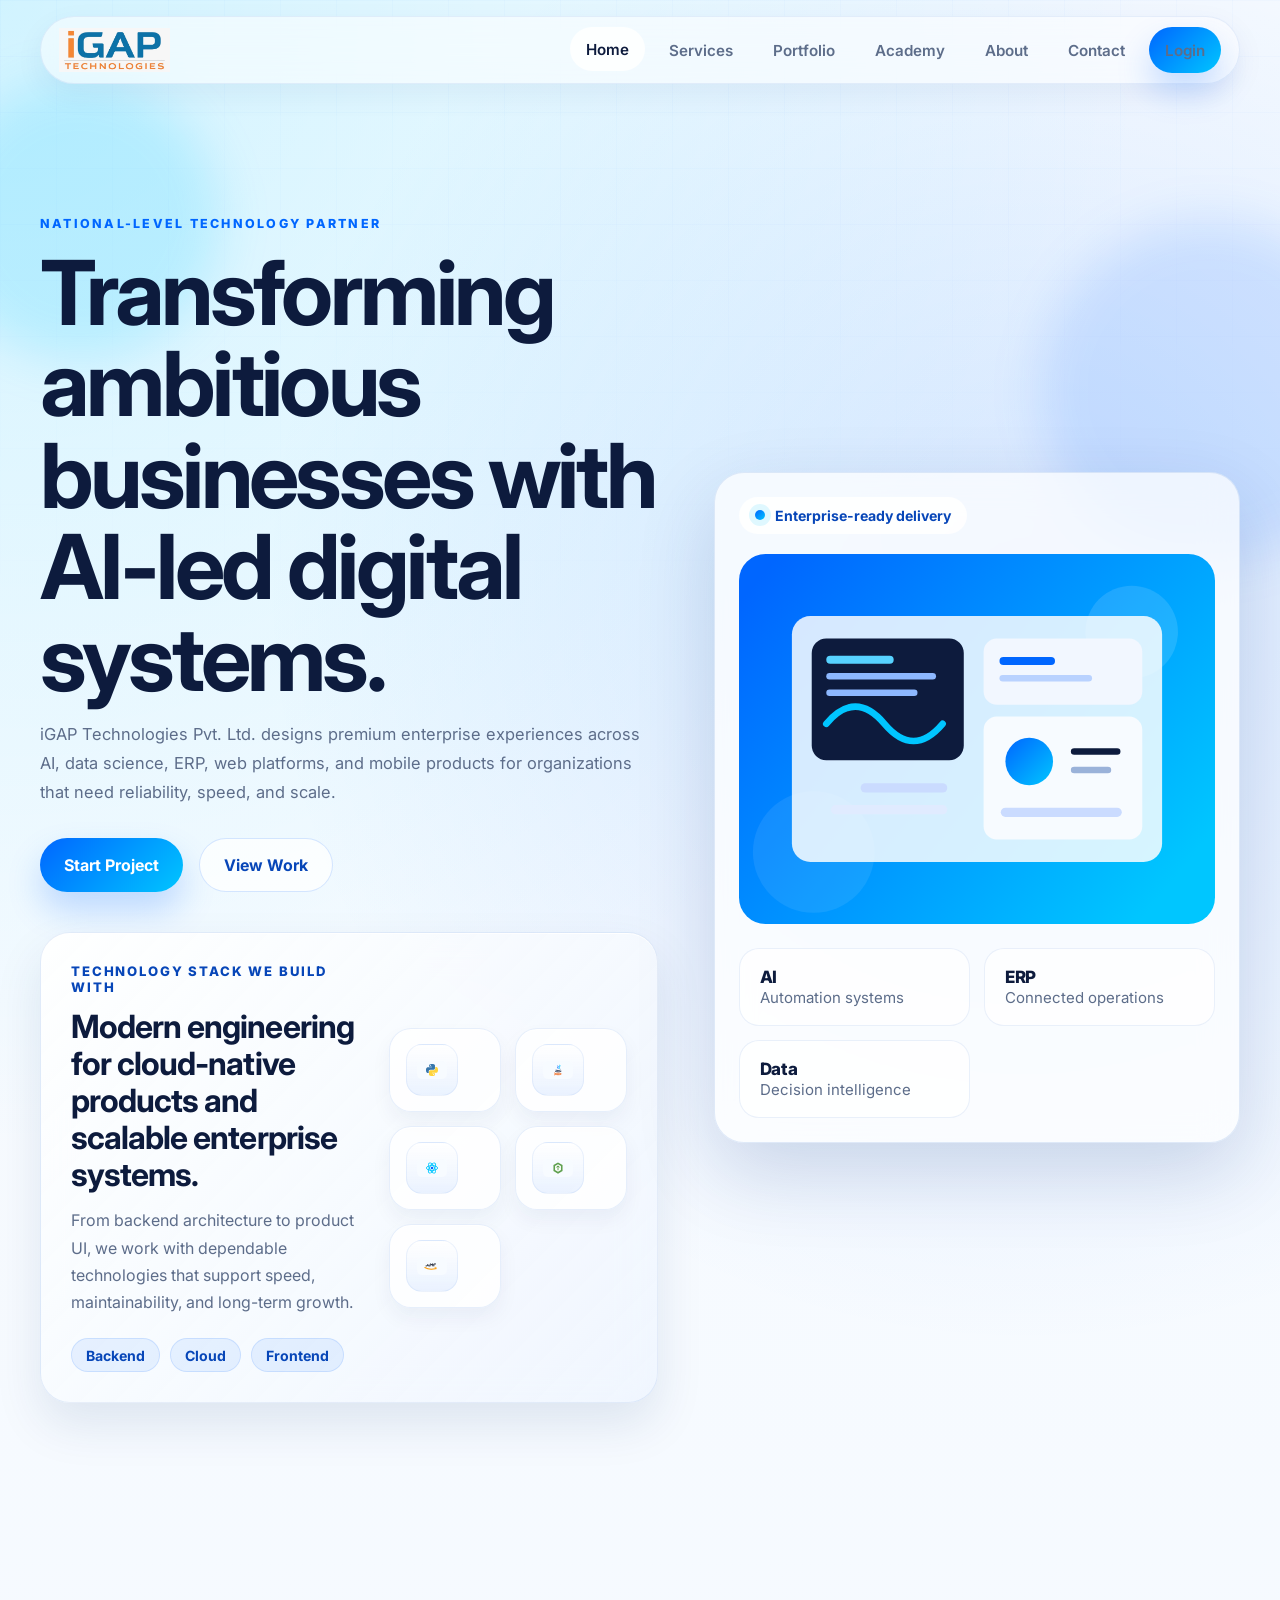
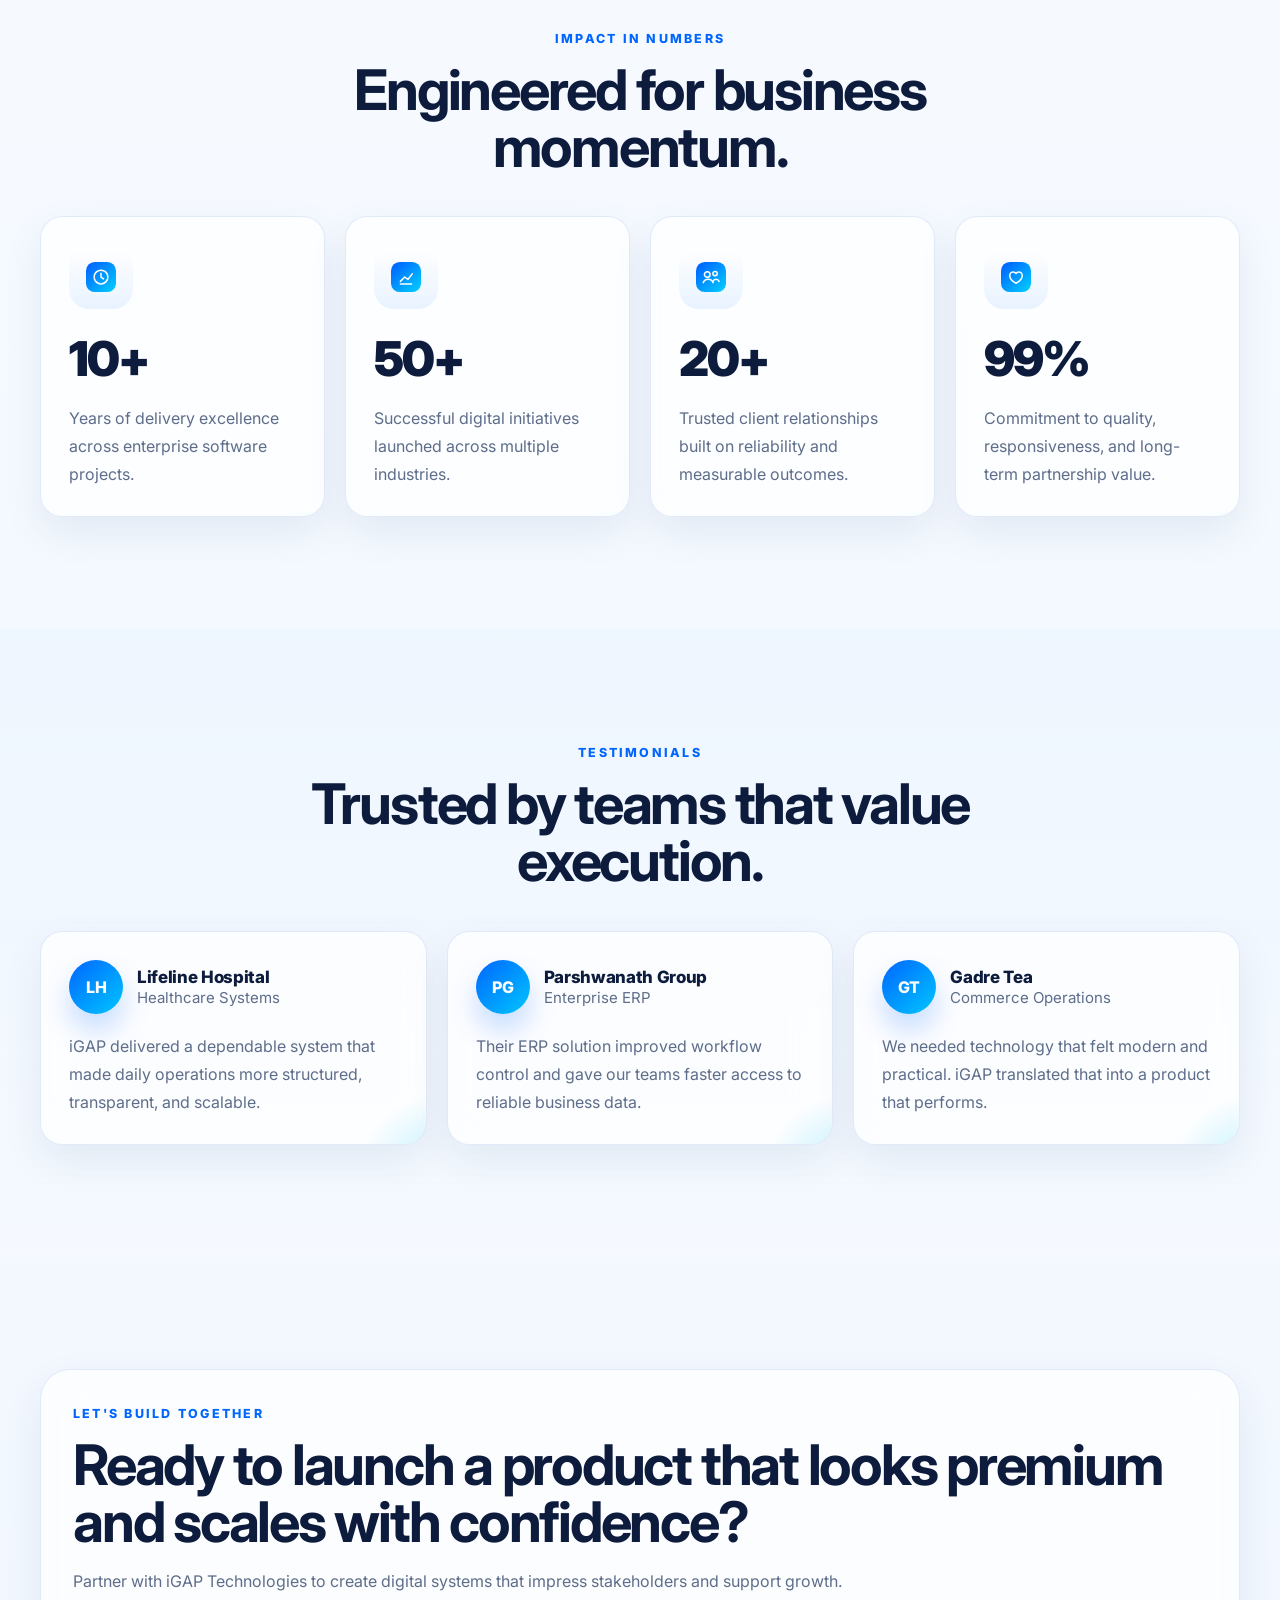
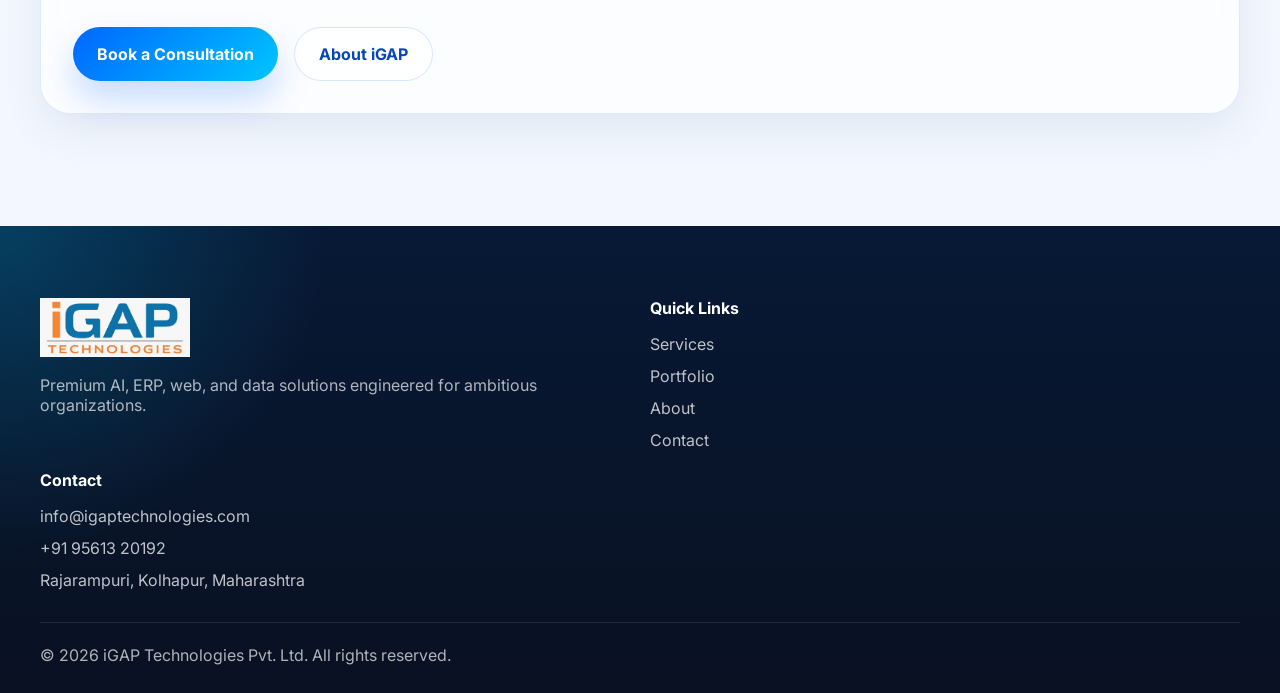
<file: index.html>
<!DOCTYPE html>
<html lang="en">
<head>
  <meta charset="UTF-8">
  <meta name="viewport" content="width=device-width, initial-scale=1.0">
  <title>iGAP Technologies | AI, ERP & Digital Transformation</title>
  <meta name="description" content="iGAP Technologies Pvt. Ltd. builds premium AI, ERP, web, mobile, and data platforms for ambitious businesses across India.">
  <link rel="preconnect" href="https://fonts.googleapis.com">
  <link rel="preconnect" href="https://fonts.gstatic.com" crossorigin>
  <link href="https://fonts.googleapis.com/css2?family=Inter:wght@400;500;600;700;800;900&display=swap" rel="stylesheet">
  <link rel="stylesheet" href="css/style.css">
  <link rel="icon" href="assets/iGAP-logo.ico">
</head>
<body>
  <div class="site-bg" aria-hidden="true">
    <span class="bg-orb bg-orb-one"></span>
    <span class="bg-orb bg-orb-two"></span>
    <span class="bg-grid"></span>
  </div>

  <header class="navbar" id="top">
    <div class="container nav-container">
      <a href="index.html" class="brand" aria-label="iGAP Technologies home">
        <img src="assets/logo.jpeg" class="logo-img" alt="iGAP Technologies logo">
      </a>

      <nav class="nav-shell" aria-label="Primary navigation">
        <button class="menu-toggle" id="menuToggle" aria-expanded="false" aria-controls="navLinks" aria-label="Toggle navigation">
          <span></span>
          <span></span>
          <span></span>
        </button>

        <ul class="nav-links" id="navLinks">
          <li><a href="index.html" class="is-active">Home</a></li>
          <li><a href="services.html">Services</a></li>
          <li><a href="portfolio.html">Portfolio</a></li>
          <li><a href="academy.html">Academy</a></li>
          <li><a href="about.html">About</a></li>
          <li><a href="contact.html">Contact</a></li>
          <li class="nav-cta"><a href="login.html" class="btn btn-primary">Login</a></li>
        </ul>
      </nav>
    </div>
  </header>

  <main>
    <section class="hero section hero-home">
      <div class="container hero-grid">
        <div class="hero-copy reveal">
          <span class="eyebrow">National-Level Technology Partner</span>
          <h1>Transforming ambitious businesses with AI-led digital systems.</h1>
          <p class="hero-text">
            iGAP Technologies Pvt. Ltd. designs premium enterprise experiences across AI, data science, ERP,
            web platforms, and mobile products for organizations that need reliability, speed, and scale.
          </p>

          <div class="hero-actions">
            <a href="contact.html" class="btn btn-primary">Start Project</a>
            <a href="portfolio.html" class="btn btn-secondary">View Work</a>
          </div>

          <div class="trust-bar glass-card reveal">
            <div class="trust-copy">
              <span class="trust-label">Technology stack we build with</span>
              <h3>Modern engineering for cloud-native products and scalable enterprise systems.</h3>
              <p>From backend architecture to product UI, we work with dependable technologies that support speed, maintainability, and long-term growth.</p>
              <div class="trust-meta">
                <span>Backend</span>
                <span>Cloud</span>
                <span>Frontend</span>
              </div>
            </div>
            <div class="tech-stack">
              <article class="tech-item">
                <img src="assets/logos/logo-python.svg" alt="Python">
              
              </article>
              <article class="tech-item">
                <img src="assets/logos/logo-java.svg" alt="Java">
               
              </article>
              <article class="tech-item">
                <img src="assets/logos/logo-react.svg" alt="React">
                
              </article>
              <article class="tech-item">
                <img src="assets/logos/logo-node.svg" alt="Node.js">
             
              </article>
              <article class="tech-item">
                <img src="assets/logos/logo-aws.svg" alt="AWS">
               
              </article>
            </div>
          </div>
        </div>

        <div class="hero-visual reveal">
          <div class="hero-visual-card glass-card floating-card">
            <div class="hero-badge">
              <span class="badge-dot"></span>
              Enterprise-ready delivery
            </div>
            <img src="assets/illustrations/hero-tech.svg" alt="Digital transformation illustration for iGAP Technologies">
            <div class="hero-metric-strip">
              <article>
                <strong>AI</strong>
                <span>Automation systems</span>
              </article>
              <article>
                <strong>ERP</strong>
                <span>Connected operations</span>
              </article>
              <article>
                <strong>Data</strong>
                <span>Decision intelligence</span>
              </article>
            </div>
          </div>
        </div>
      </div>
    </section>

    <section class="section">
      <div class="container">
        <div class="section-heading centered reveal">
          <span class="eyebrow">Impact In Numbers</span>
          <h2>Engineered for business momentum.</h2>
        </div>

        <div class="stats-grid">
          <article class="stat-card glass-card reveal">
            <div class="icon-wrap"><img src="assets/icons/icon-years.svg" alt="Years experience icon"></div>
            <strong class="counter" data-target="10" data-suffix="+">0</strong>
            <p>Years of delivery excellence across enterprise software projects.</p>
          </article>

          <article class="stat-card glass-card reveal">
            <div class="icon-wrap"><img src="assets/icons/icon-projects.svg" alt="Projects icon"></div>
            <strong class="counter" data-target="50" data-suffix="+">0</strong>
            <p>Successful digital initiatives launched across multiple industries.</p>
          </article>

          <article class="stat-card glass-card reveal">
            <div class="icon-wrap"><img src="assets/icons/icon-clients.svg" alt="Clients icon"></div>
            <strong class="counter" data-target="20" data-suffix="+">0</strong>
            <p>Trusted client relationships built on reliability and measurable outcomes.</p>
          </article>

          <article class="stat-card glass-card reveal">
            <div class="icon-wrap"><img src="assets/icons/icon-satisfaction.svg" alt="Satisfaction icon"></div>
            <strong class="counter" data-target="100" data-suffix="%">0</strong>
            <p>Commitment to quality, responsiveness, and long-term partnership value.</p>
          </article>
        </div>
      </div>
    </section>


    <section class="section section-soft">
      <div class="container">
        <div class="section-heading centered reveal">
          <span class="eyebrow">Testimonials</span>
          <h2>Trusted by teams that value execution.</h2>
        </div>

        <div class="testimonial-grid">
          <article class="testimonial-card glass-card reveal">
            <div class="testimonial-top">
              <div class="avatar">LH</div>
              <div>
                <h3>Lifeline Hospital</h3>
                <span>Healthcare Systems</span>
              </div>
            </div>
            <p>iGAP delivered a dependable system that made daily operations more structured, transparent, and scalable.</p>
          </article>

          <article class="testimonial-card glass-card reveal">
            <div class="testimonial-top">
              <div class="avatar">PG</div>
              <div>
                <h3>Parshwanath Group</h3>
                <span>Enterprise ERP</span>
              </div>
            </div>
            <p>Their ERP solution improved workflow control and gave our teams faster access to reliable business data.</p>
          </article>

          <article class="testimonial-card glass-card reveal">
            <div class="testimonial-top">
              <div class="avatar">GT</div>
              <div>
                <h3>Gadre Tea</h3>
                <span>Commerce Operations</span>
              </div>
            </div>
            <p>We needed technology that felt modern and practical. iGAP translated that into a product that performs.</p>
          </article>
        </div>
      </div>
    </section>

    <section class="section cta-section">
      <div class="container">
        <div class="cta-card glass-card reveal">
          <div>
            <span class="eyebrow">Let's Build Together</span>
            <h2>Ready to launch a product that looks premium and scales with confidence?</h2>
            <p>Partner with iGAP Technologies to create digital systems that impress stakeholders and support growth.</p>
          </div>
          <div class="cta-actions">
            <a href="contact.html" class="btn btn-primary">Book a Consultation</a>
            <a href="about.html" class="btn btn-secondary">About iGAP</a>
          </div>
        </div>
      </div>
    </section>
  </main>

  <footer class="footer">
    <div class="container footer-grid">
      <div class="footer-brand">
        <img src="assets/logo.jpeg" class="footer-logo" alt="iGAP Technologies logo light">
        <p>Premium AI, ERP, web, and data solutions engineered for ambitious organizations.</p>
      </div>

      <div>
        <h4>Quick Links</h4>
        <ul class="footer-links">
          <li><a href="services.html">Services</a></li>
          <li><a href="portfolio.html">Portfolio</a></li>
          <li><a href="about.html">About</a></li>
          <li><a href="contact.html">Contact</a></li>
        </ul>
      </div>

      <div>
        <h4>Contact</h4>
        <ul class="footer-links footer-contact">
          <li><a href="mailto:info@igaptechnologies.com">info@igaptechnologies.com</a></li>
          <li><a href="tel:+919561320192">+91 95613 20192</a></li>
          <li>Rajarampuri, Kolhapur, Maharashtra</li>
        </ul>
      </div>
    </div>

    <div class="container footer-bottom">
      <p>&copy; 2026 iGAP Technologies Pvt. Ltd. All rights reserved.</p>
    </div>
  </footer>

  <script src="js/script.js"></script>
</body>
</html>
</file>
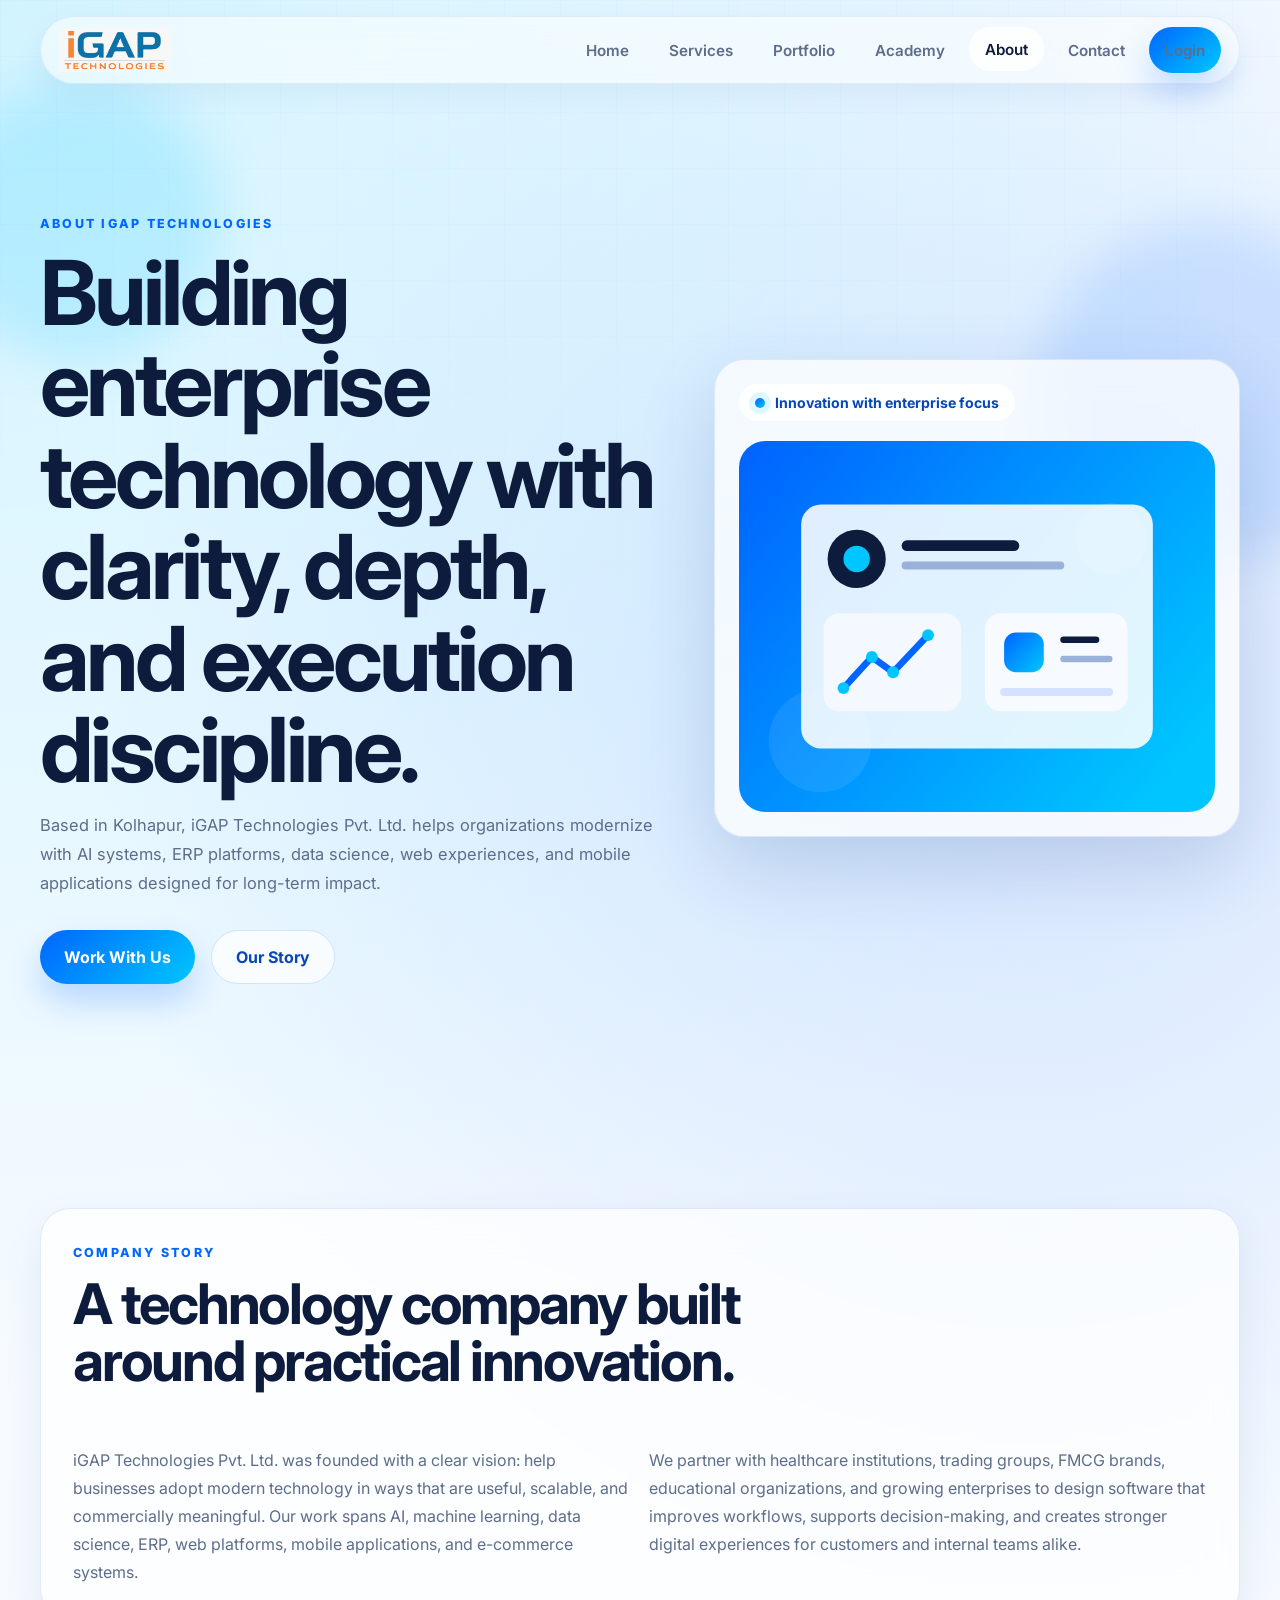
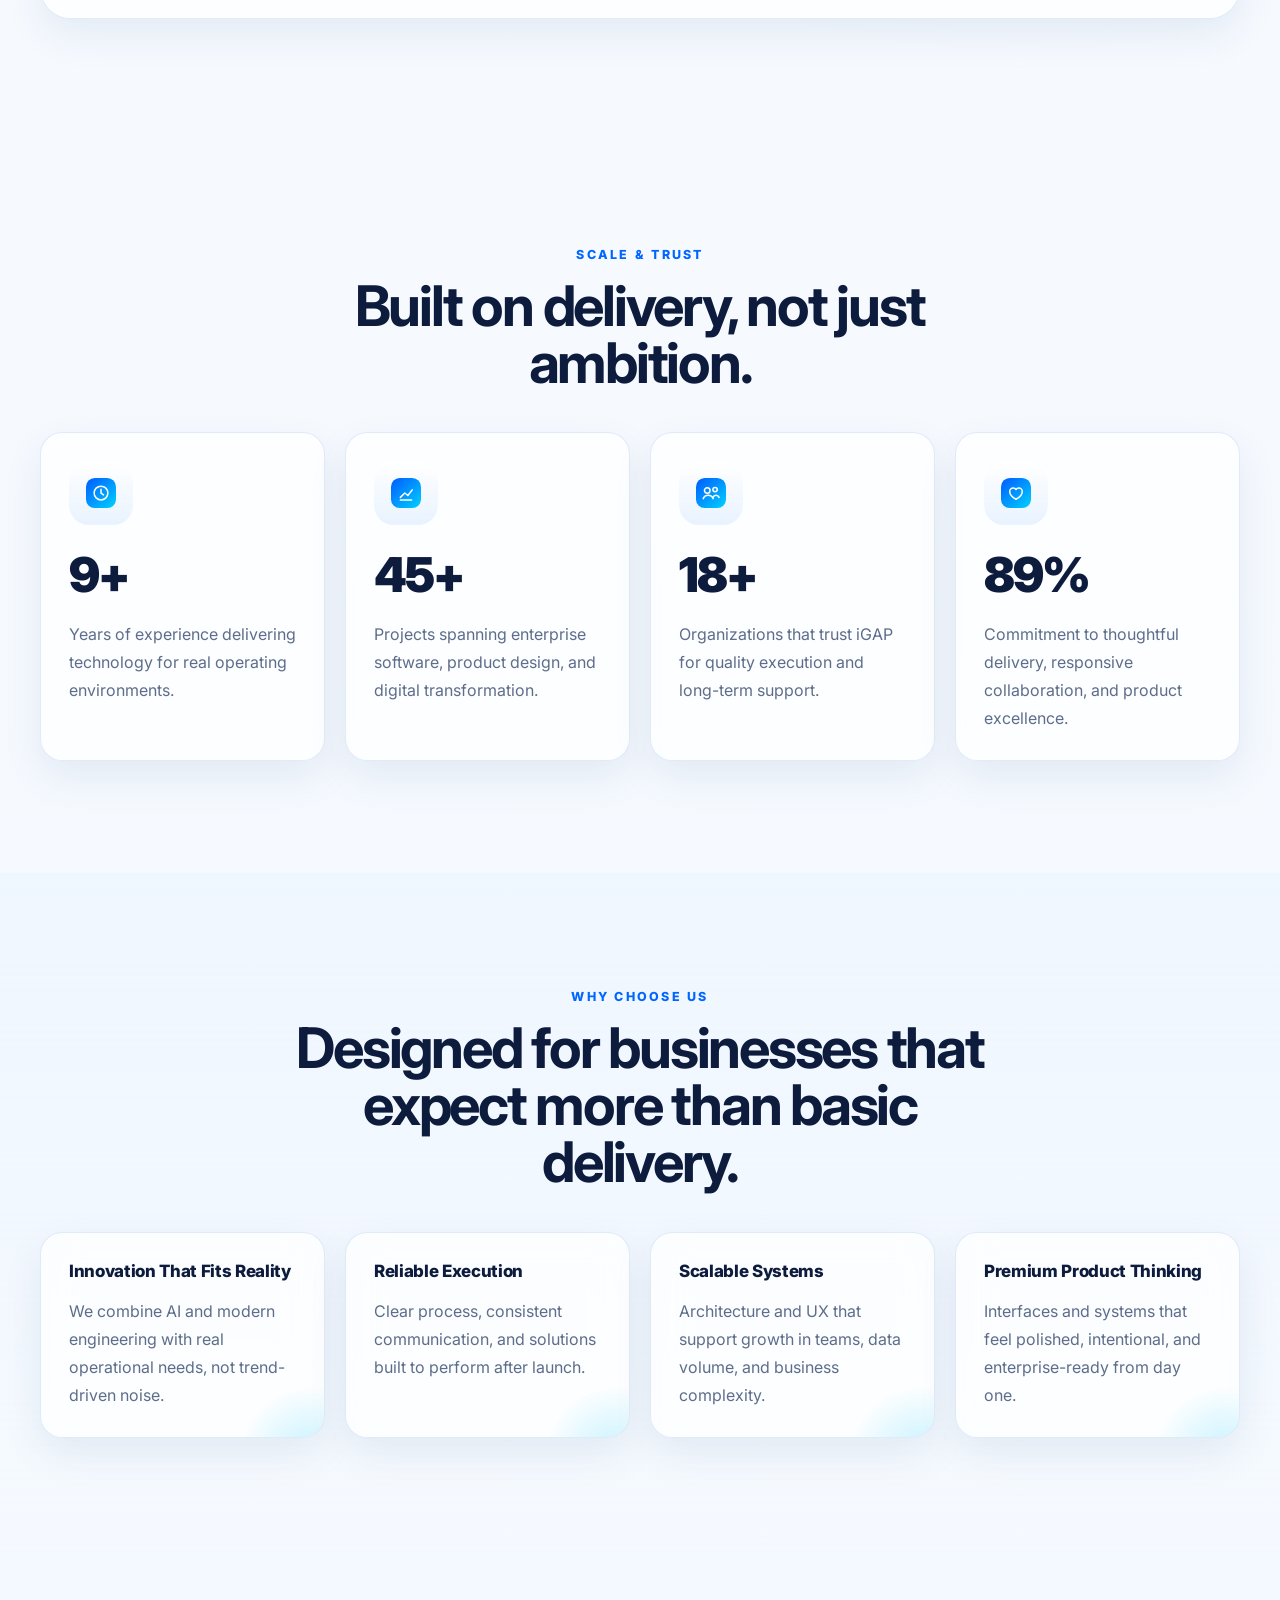
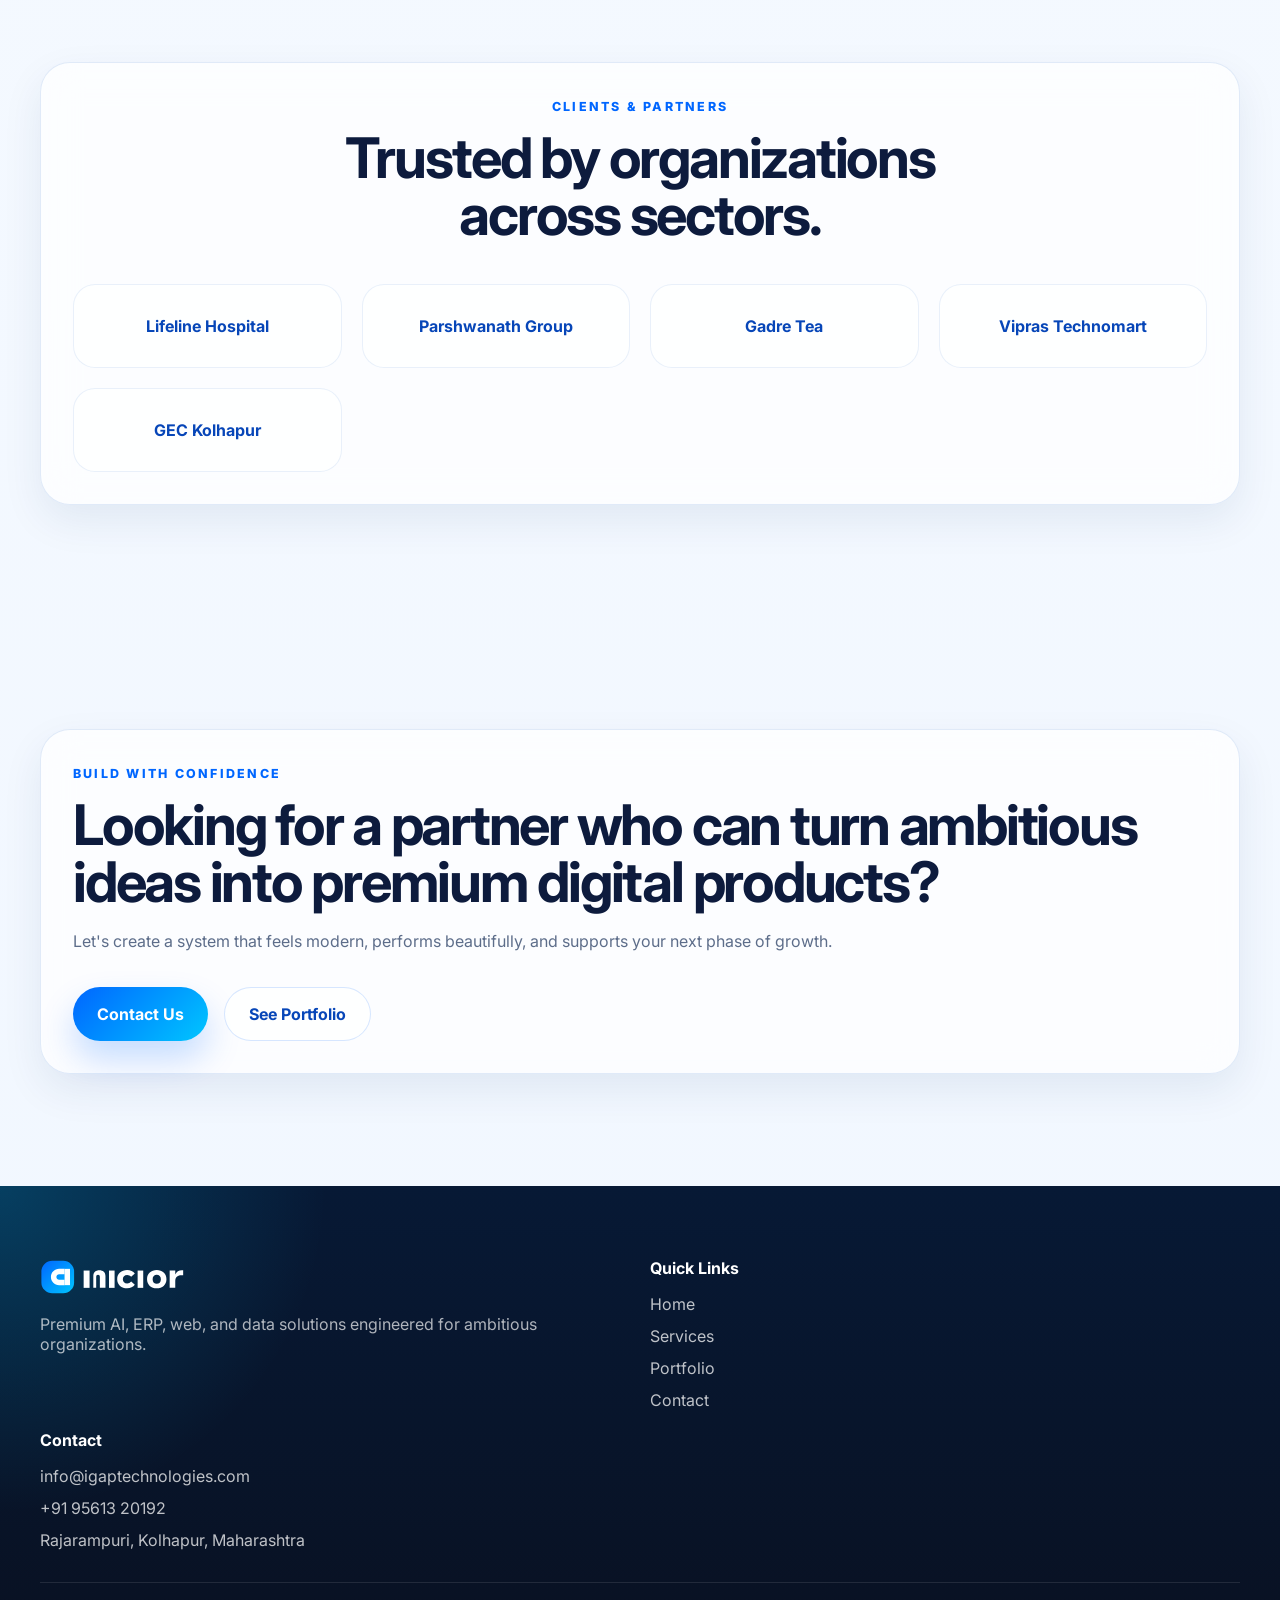
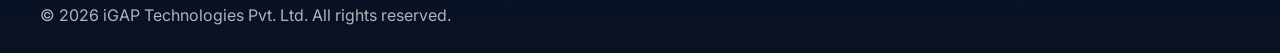
<file: about.html>
<!DOCTYPE html>
<html lang="en">
<head>
  <meta charset="UTF-8">
  <meta name="viewport" content="width=device-width, initial-scale=1.0">
  <title>About iGAP Technologies | Enterprise Innovation Partner</title>
  <meta name="description" content="Learn about iGAP Technologies Pvt. Ltd., our story, capabilities, clients, and our approach to building enterprise-grade digital solutions.">
  <link rel="preconnect" href="https://fonts.googleapis.com">
  <link rel="preconnect" href="https://fonts.gstatic.com" crossorigin>
  <link href="https://fonts.googleapis.com/css2?family=Inter:wght@400;500;600;700;800;900&display=swap" rel="stylesheet">
  <link rel="stylesheet" href="css/style.css">
  <link rel="icon" href="assets/logo.ico">
</head>
<body>
  <div class="site-bg" aria-hidden="true">
    <span class="bg-orb bg-orb-one"></span>
    <span class="bg-orb bg-orb-two"></span>
    <span class="bg-grid"></span>
  </div>

  <header class="navbar" id="top">
    <div class="container nav-container">
      <a href="index.html" class="brand" aria-label="iGAP Technologies home">
        <img src="assets/logo.ico" class="logo-img" alt="iGAP Technologies logo">
      </a>

      <nav class="nav-shell" aria-label="Primary navigation">
        <button class="menu-toggle" id="menuToggle" aria-expanded="false" aria-controls="navLinks" aria-label="Toggle navigation">
          <span></span>
          <span></span>
          <span></span>
        </button>

        <ul class="nav-links" id="navLinks">
          <li><a href="index.html">Home</a></li>
          <li><a href="services.html">Services</a></li>
          <li><a href="portfolio.html">Portfolio</a></li>
          <li><a href="academy.html">Academy</a></li>
          <li><a href="about.html" class="is-active">About</a></li>
          <li><a href="contact.html">Contact</a></li>
          <li class="nav-cta"><a href="login.html" class="btn btn-primary">Login</a></li>
        </ul>
      </nav>
    </div>
  </header>

  <main>
    <section class="hero section hero-about">
      <div class="container hero-grid">
        <div class="hero-copy reveal">
          <span class="eyebrow">About iGAP Technologies</span>
          <h1>Building enterprise technology with clarity, depth, and execution discipline.</h1>
          <p class="hero-text">
            Based in Kolhapur, iGAP Technologies Pvt. Ltd. helps organizations modernize with AI systems,
            ERP platforms, data science, web experiences, and mobile applications designed for long-term impact.
          </p>
          <div class="hero-actions">
            <a href="contact.html" class="btn btn-primary">Work With Us</a>
            <a href="#story" class="btn btn-secondary">Our Story</a>
          </div>
        </div>

        <div class="hero-visual reveal">
          <div class="hero-visual-card glass-card floating-card">
            <div class="hero-badge">
              <span class="badge-dot"></span>
              Innovation with enterprise focus
            </div>
            <img src="assets/illustrations/about-illustration.svg" alt="About iGAP Technologies illustration">
          </div>
        </div>
      </div>
    </section>

    <section class="section" id="story">
      <div class="container">
        <div class="story-shell glass-card reveal">
          <div class="section-heading">
            <span class="eyebrow">Company Story</span>
            <h2>A technology company built around practical innovation.</h2>
          </div>

          <div class="story-grid">
            <p>
              iGAP Technologies Pvt. Ltd. was founded with a clear vision: help businesses adopt modern
              technology in ways that are useful, scalable, and commercially meaningful. Our work spans AI,
              machine learning, data science, ERP, web platforms, mobile applications, and e-commerce systems.
            </p>
            <p>
              We partner with healthcare institutions, trading groups, FMCG brands, educational organizations,
              and growing enterprises to design software that improves workflows, supports decision-making, and
              creates stronger digital experiences for customers and internal teams alike.
            </p>
          </div>
        </div>
      </div>
    </section>

    <section class="section">
      <div class="container">
        <div class="section-heading centered reveal">
          <span class="eyebrow">Scale &amp; Trust</span>
          <h2>Built on delivery, not just ambition.</h2>
        </div>

        <div class="stats-grid">
          <article class="stat-card glass-card reveal">
            <div class="icon-wrap"><img src="assets/icons/icon-years.svg" alt="Years experience icon"></div>
            <strong class="counter" data-target="10" data-suffix="+">0</strong>
            <p>Years of experience delivering technology for real operating environments.</p>
          </article>

          <article class="stat-card glass-card reveal">
            <div class="icon-wrap"><img src="assets/icons/icon-projects.svg" alt="Projects icon"></div>
            <strong class="counter" data-target="50" data-suffix="+">0</strong>
            <p>Projects spanning enterprise software, product design, and digital transformation.</p>
          </article>

          <article class="stat-card glass-card reveal">
            <div class="icon-wrap"><img src="assets/icons/icon-clients.svg" alt="Clients icon"></div>
            <strong class="counter" data-target="20" data-suffix="+">0</strong>
            <p>Organizations that trust iGAP for quality execution and long-term support.</p>
          </article>

          <article class="stat-card glass-card reveal">
            <div class="icon-wrap"><img src="assets/icons/icon-satisfaction.svg" alt="Satisfaction icon"></div>
            <strong class="counter" data-target="100" data-suffix="%">0</strong>
            <p>Commitment to thoughtful delivery, responsive collaboration, and product excellence.</p>
          </article>
        </div>
      </div>
    </section>

    <section class="section section-soft">
      <div class="container">
        <div class="section-heading centered reveal">
          <span class="eyebrow">Why Choose Us</span>
          <h2>Designed for businesses that expect more than basic delivery.</h2>
        </div>

        <div class="feature-grid">
          <article class="feature-card glass-card reveal">
            <h3>Innovation That Fits Reality</h3>
            <p>We combine AI and modern engineering with real operational needs, not trend-driven noise.</p>
          </article>

          <article class="feature-card glass-card reveal">
            <h3>Reliable Execution</h3>
            <p>Clear process, consistent communication, and solutions built to perform after launch.</p>
          </article>

          <article class="feature-card glass-card reveal">
            <h3>Scalable Systems</h3>
            <p>Architecture and UX that support growth in teams, data volume, and business complexity.</p>
          </article>

          <article class="feature-card glass-card reveal">
            <h3>Premium Product Thinking</h3>
            <p>Interfaces and systems that feel polished, intentional, and enterprise-ready from day one.</p>
          </article>
        </div>
      </div>
    </section>

    <section class="section">
      <div class="container">
        <div class="clients-shell glass-card reveal">
          <div class="section-heading centered">
            <span class="eyebrow">Clients &amp; Partners</span>
            <h2>Trusted by organizations across sectors.</h2>
          </div>

          <div class="client-list">
            <span>Lifeline Hospital</span>
            <span>Parshwanath Group</span>
            <span>Gadre Tea</span>
            <span>Vipras Technomart</span>
            <span>GEC Kolhapur</span>
          </div>
        </div>
      </div>
    </section>

    <section class="section cta-section">
      <div class="container">
        <div class="cta-card glass-card reveal">
          <div>
            <span class="eyebrow">Build With Confidence</span>
            <h2>Looking for a partner who can turn ambitious ideas into premium digital products?</h2>
            <p>Let's create a system that feels modern, performs beautifully, and supports your next phase of growth.</p>
          </div>
          <div class="cta-actions">
            <a href="contact.html" class="btn btn-primary">Contact Us</a>
            <a href="portfolio.html" class="btn btn-secondary">See Portfolio</a>
          </div>
        </div>
      </div>
    </section>
  </main>

  <footer class="footer">
    <div class="container footer-grid">
      <div class="footer-brand">
        <img src="assets/logos/logo-light.svg" class="footer-logo" alt="iGAP Technologies logo light">
        <p>Premium AI, ERP, web, and data solutions engineered for ambitious organizations.</p>
      </div>

      <div>
        <h4>Quick Links</h4>
        <ul class="footer-links">
          <li><a href="index.html">Home</a></li>
          <li><a href="services.html">Services</a></li>
          <li><a href="portfolio.html">Portfolio</a></li>
          <li><a href="contact.html">Contact</a></li>
        </ul>
      </div>

      <div>
        <h4>Contact</h4>
        <ul class="footer-links footer-contact">
          <li><a href="mailto:info@igaptechnologies.com">info@igaptechnologies.com</a></li>
          <li><a href="tel:+919561320192">+91 95613 20192</a></li>
          <li>Rajarampuri, Kolhapur, Maharashtra</li>
        </ul>
      </div>
    </div>

    <div class="container footer-bottom">
      <p>&copy; 2026 iGAP Technologies Pvt. Ltd. All rights reserved.</p>
    </div>
  </footer>

  <script src="js/script.js"></script>
</body>
</html>
</file>
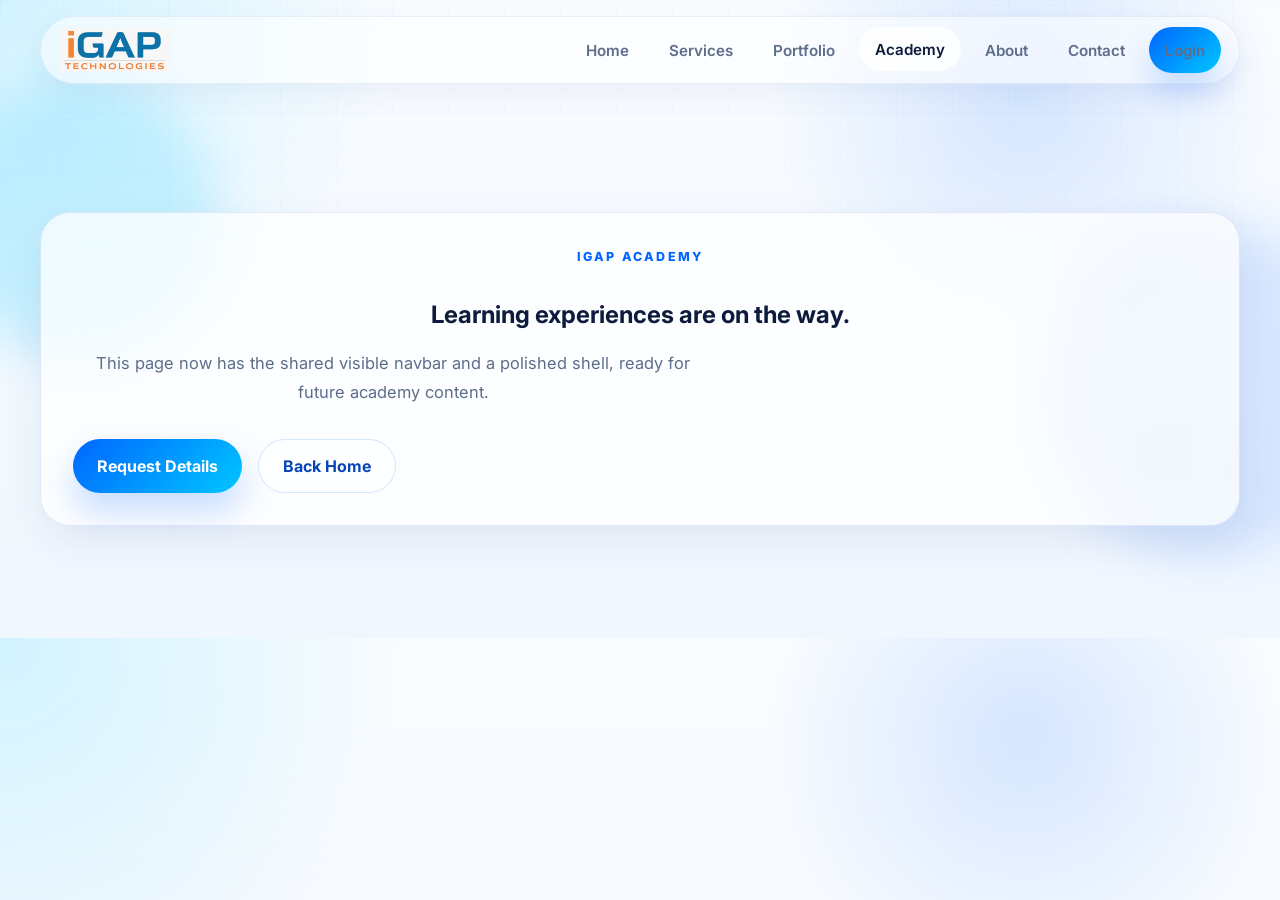
<file: academy.html>
<!DOCTYPE html>
<html lang="en">
<head>
  <meta charset="UTF-8">
  <meta name="viewport" content="width=device-width, initial-scale=1.0">
  <title>iGAP Academy | Learning Experiences</title>
  <meta name="description" content="iGAP Academy page with premium navigation and upcoming learning experience showcase.">
  <link rel="preconnect" href="https://fonts.googleapis.com">
  <link rel="preconnect" href="https://fonts.gstatic.com" crossorigin>
  <link href="https://fonts.googleapis.com/css2?family=Inter:wght@400;500;600;700;800;900&display=swap" rel="stylesheet">
  <link rel="stylesheet" href="css/style.css">
  <link rel="icon" href="assets/iGAP-logo.ico">
</head>
<body>
  <div class="site-bg" aria-hidden="true">
    <span class="bg-orb bg-orb-one"></span>
    <span class="bg-orb bg-orb-two"></span>
    <span class="bg-grid"></span>
  </div>
  <header class="navbar" id="top">
    <div class="container nav-container">
      <a href="index.html" class="brand" aria-label="iGAP Technologies home">
        <img src="assets/logo.ico" class="logo-img" alt="iGAP Technologies logo">
      </a>
      <nav class="nav-shell" aria-label="Primary navigation">
        <button class="menu-toggle" id="menuToggle" aria-expanded="false" aria-controls="navLinks" aria-label="Toggle navigation">
          <span></span>
          <span></span>
          <span></span>
        </button>
        <ul class="nav-links" id="navLinks">
          <li><a href="index.html">Home</a></li>
          <li><a href="services.html">Services</a></li>
          <li><a href="portfolio.html">Portfolio</a></li>
          <li><a href="academy.html" class="is-active">Academy</a></li>
          <li><a href="about.html">About</a></li>
          <li><a href="contact.html">Contact</a></li>
          <li class="nav-cta"><a href="login.html" class="btn btn-primary">Login</a></li>
        </ul>
      </nav>
    </div>
  </header>
  <main>
    <section class="section">
      <div class="container">
        <div class="placeholder-shell glass-card reveal">
          <span class="eyebrow">iGAP Academy</span>
          <h1>Learning experiences are on the way.</h1>
          <p class="hero-text">This page now has the shared visible navbar and a polished shell, ready for future academy content.</p>
          <div class="hero-actions">
            <a href="contact.html" class="btn btn-primary">Request Details</a>
            <a href="index.html" class="btn btn-secondary">Back Home</a>
          </div>
        </div>
      </div>
    </section>
  </main>
  <script src="js/script.js"></script>
</body>
</html>
</file>
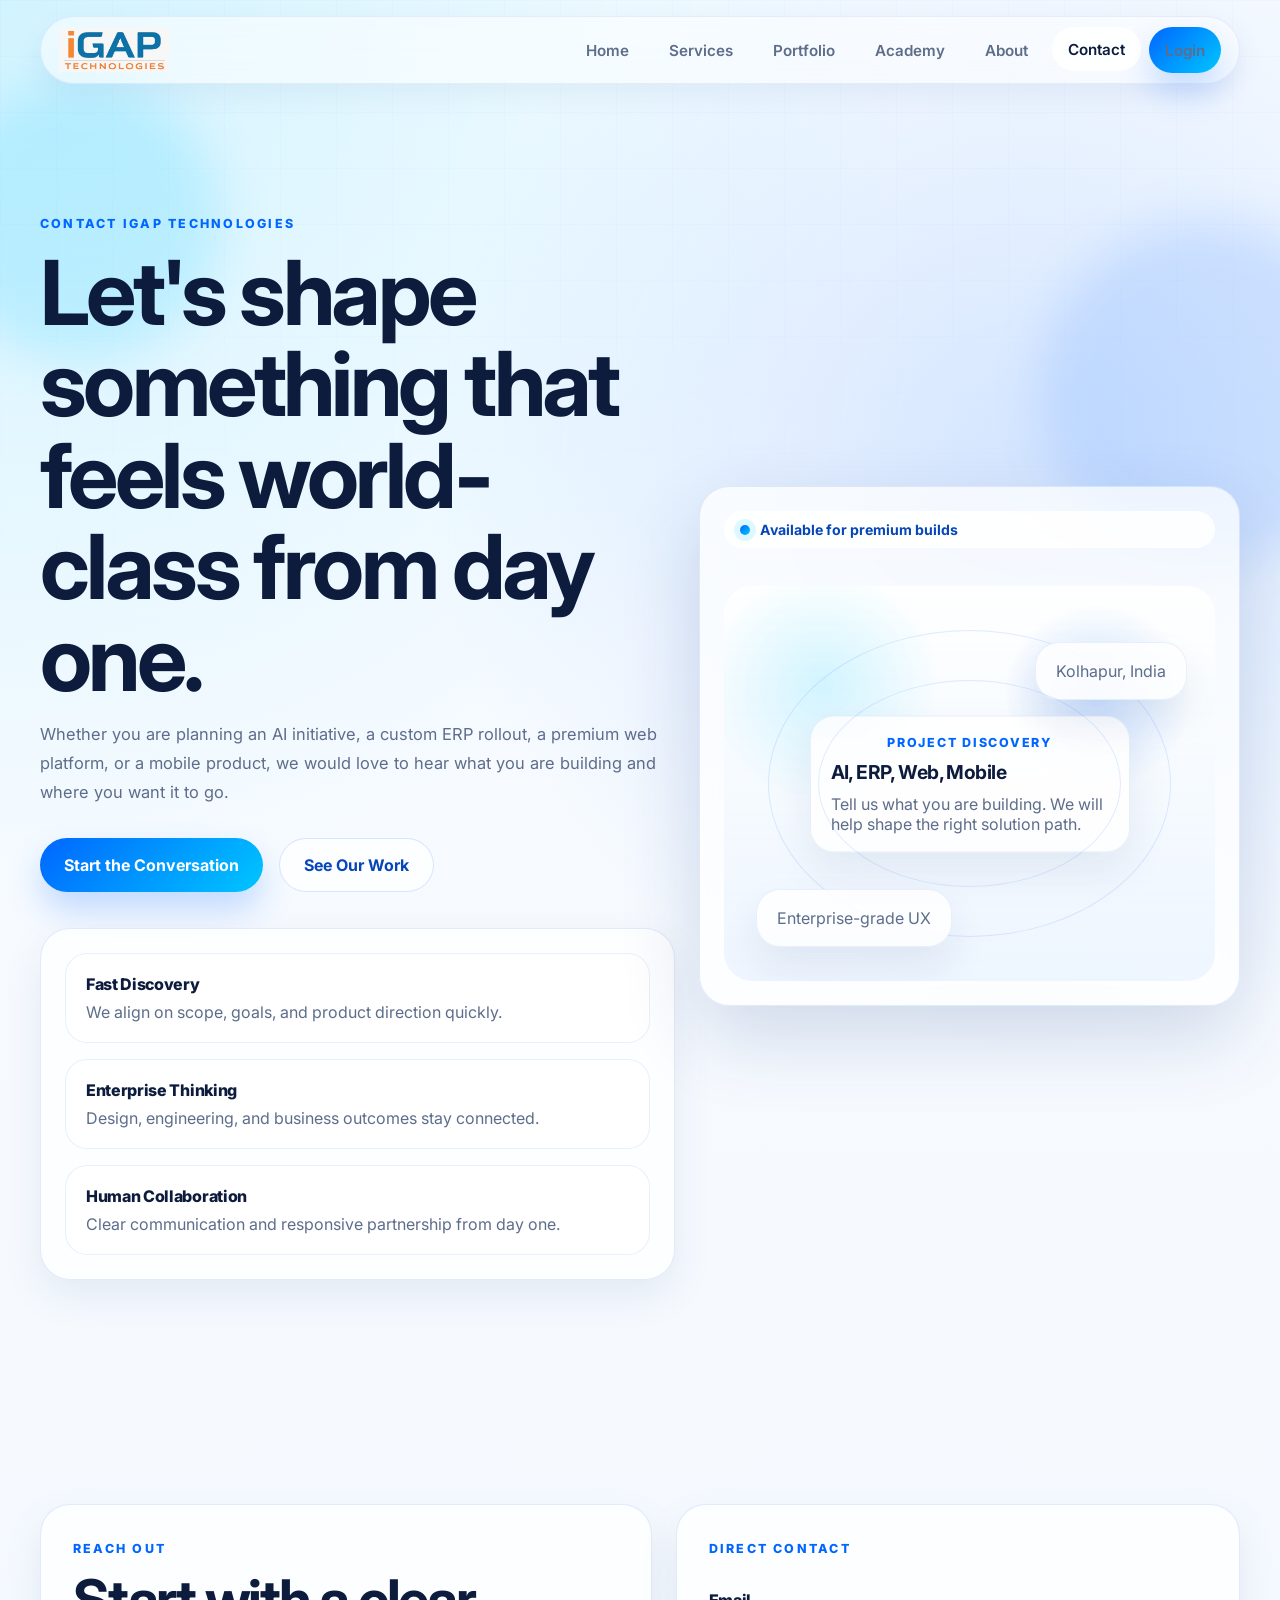
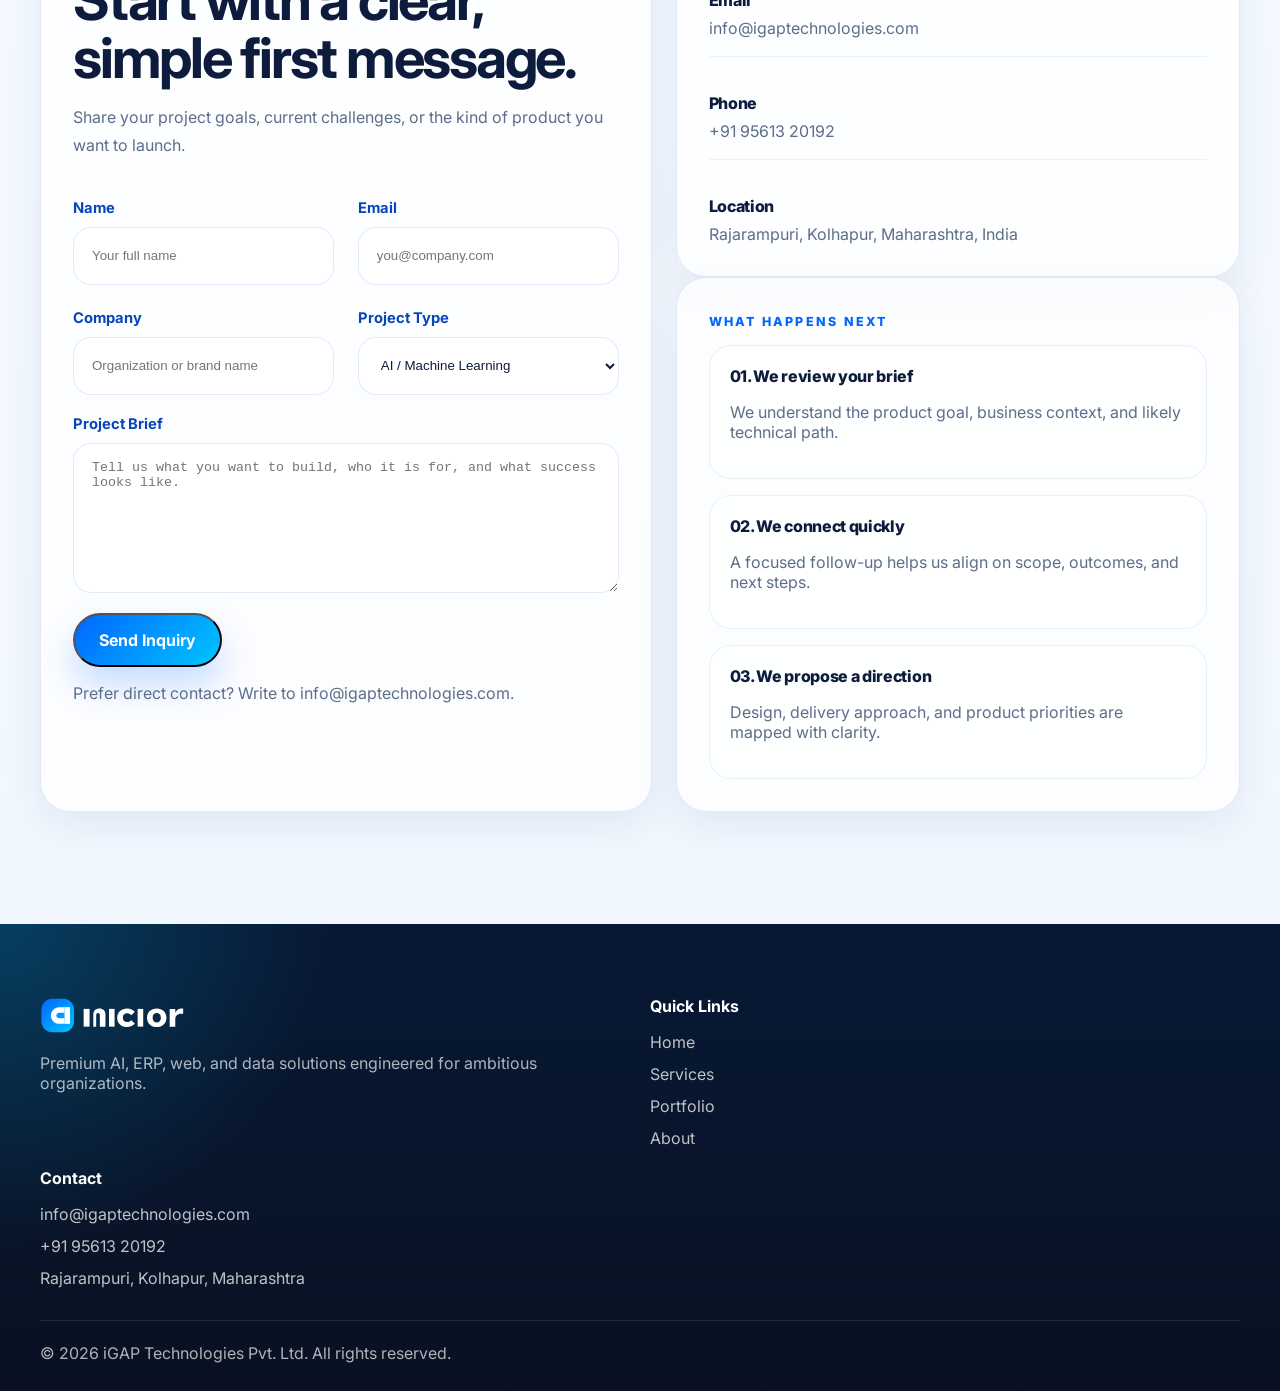
<file: contact.html>
<!DOCTYPE html>
<html lang="en">
<head>
  <meta charset="UTF-8">
  <meta name="viewport" content="width=device-width, initial-scale=1.0">
  <title>Contact iGAP Technologies | Start Your Next Build</title>
  <meta name="description" content="Connect with iGAP Technologies Pvt. Ltd. to discuss AI, ERP, web, mobile, and enterprise digital transformation projects.">
  <link rel="preconnect" href="https://fonts.googleapis.com">
  <link rel="preconnect" href="https://fonts.gstatic.com" crossorigin>
  <link href="https://fonts.googleapis.com/css2?family=Inter:wght@400;500;600;700;800;900&display=swap" rel="stylesheet">
  <link rel="stylesheet" href="css/style.css">
  <link rel="icon" href="assets/iGAP-logo.ico">
</head>
<body>
  <div class="site-bg" aria-hidden="true">
    <span class="bg-orb bg-orb-one"></span>
    <span class="bg-orb bg-orb-two"></span>
    <span class="bg-grid"></span>
  </div>

  <header class="navbar" id="top">
    <div class="container nav-container">
      <a href="index.html" class="brand" aria-label="iGAP Technologies home">
        <img src="assets/logo.ico" class="logo-img" alt="iGAP Technologies logo">
      </a>

      <nav class="nav-shell" aria-label="Primary navigation">
        <button class="menu-toggle" id="menuToggle" aria-expanded="false" aria-controls="navLinks" aria-label="Toggle navigation">
          <span></span>
          <span></span>
          <span></span>
        </button>

        <ul class="nav-links" id="navLinks">
          <li><a href="index.html">Home</a></li>
          <li><a href="services.html">Services</a></li>
          <li><a href="portfolio.html">Portfolio</a></li>
          <li><a href="academy.html">Academy</a></li>
          <li><a href="about.html">About</a></li>
          <li><a href="contact.html" class="is-active">Contact</a></li>
          <li class="nav-cta"><a href="login.html" class="btn btn-primary">Login</a></li>
        </ul>
      </nav>
    </div>
  </header>

  <main>
    <section class="hero section contact-hero">
      <div class="container hero-grid">
        <div class="hero-copy reveal">
          <span class="eyebrow">Contact iGAP Technologies</span>
          <h1>Let's shape something that feels world-class from day one.</h1>
          <p class="hero-text">
            Whether you are planning an AI initiative, a custom ERP rollout, a premium web platform, or a
            mobile product, we would love to hear what you are building and where you want it to go.
          </p>
          <div class="hero-actions">
            <a href="#contact-form" class="btn btn-primary">Start the Conversation</a>
            <a href="portfolio.html" class="btn btn-secondary">See Our Work</a>
          </div>

          <div class="contact-highlights glass-card reveal">
            <article>
              <strong>Fast Discovery</strong>
              <span>We align on scope, goals, and product direction quickly.</span>
            </article>
            <article>
              <strong>Enterprise Thinking</strong>
              <span>Design, engineering, and business outcomes stay connected.</span>
            </article>
            <article>
              <strong>Human Collaboration</strong>
              <span>Clear communication and responsive partnership from day one.</span>
            </article>
          </div>
        </div>

        <div class="hero-visual reveal">
          <div class="hero-visual-card glass-card contact-visual-card floating-card">
            <div class="hero-badge">
              <span class="badge-dot"></span>
              Available for premium builds
            </div>
            <div class="contact-orbit">
              <div class="contact-orbit-card orbit-card-main">
                <span class="mini-label">Project Discovery</span>
                <strong>AI, ERP, Web, Mobile</strong>
                <p>Tell us what you are building. We will help shape the right solution path.</p>
              </div>
              <div class="contact-orbit-card orbit-card-side">
                <span>Kolhapur, India</span>
              </div>
              <div class="contact-orbit-card orbit-card-bottom">
                <span>Enterprise-grade UX</span>
              </div>
            </div>
          </div>
        </div>
      </div>
    </section>

    <section class="section">
      <div class="container contact-grid">
        <div class="contact-panel glass-card reveal">
          <div class="section-heading">
            <span class="eyebrow">Reach Out</span>
            <h2>Start with a clear, simple first message.</h2>
            <p>Share your project goals, current challenges, or the kind of product you want to launch.</p>
          </div>

          <form class="contact-form" id="contact-form">
            <div class="form-grid">
              <label class="form-field">
                <span>Name</span>
                <input type="text" placeholder="Your full name">
              </label>
              <label class="form-field">
                <span>Email</span>
                <input type="email" placeholder="you@company.com">
              </label>
              <label class="form-field">
                <span>Company</span>
                <input type="text" placeholder="Organization or brand name">
              </label>
              <label class="form-field">
                <span>Project Type</span>
                <select>
                  <option>AI / Machine Learning</option>
                  <option>ERP System</option>
                  <option>Web Platform</option>
                  <option>Mobile App</option>
                  <option>Data Science / Analytics</option>
                  <option>E-commerce</option>
                </select>
              </label>
            </div>

            <label class="form-field">
              <span>Project Brief</span>
              <textarea rows="6" placeholder="Tell us what you want to build, who it is for, and what success looks like."></textarea>
            </label>

            <div class="form-actions">
              <button type="submit" class="btn btn-primary">Send Inquiry</button>
              <p>Prefer direct contact? Write to info@igaptechnologies.com.</p>
            </div>
          </form>
        </div>

        <div class="contact-sidebar reveal">
          <div class="contact-card glass-card">
            <span class="eyebrow">Direct Contact</span>
            <ul class="contact-list">
              <li>
                <strong>Email</strong>
                <a href="mailto:info@igaptechnologies.com">info@igaptechnologies.com</a>
              </li>
              <li>
                <strong>Phone</strong>
                <a href="tel:+919561320192">+91 95613 20192</a>
              </li>
              <li>
                <strong>Location</strong>
                <span>Rajarampuri, Kolhapur, Maharashtra, India</span>
              </li>
            </ul>
          </div>

          <div class="contact-card glass-card">
            <span class="eyebrow">What Happens Next</span>
            <div class="timeline-list">
              <article>
                <strong>01. We review your brief</strong>
                <p>We understand the product goal, business context, and likely technical path.</p>
              </article>
              <article>
                <strong>02. We connect quickly</strong>
                <p>A focused follow-up helps us align on scope, outcomes, and next steps.</p>
              </article>
              <article>
                <strong>03. We propose a direction</strong>
                <p>Design, delivery approach, and product priorities are mapped with clarity.</p>
              </article>
            </div>
          </div>
        </div>
      </div>
    </section>
  </main>

  <footer class="footer">
    <div class="container footer-grid">
      <div class="footer-brand">
        <img src="assets/logos/logo-light.svg" class="footer-logo" alt="iGAP Technologies logo light">
        <p>Premium AI, ERP, web, and data solutions engineered for ambitious organizations.</p>
      </div>
      <div>
        <h4>Quick Links</h4>
        <ul class="footer-links">
          <li><a href="index.html">Home</a></li>
          <li><a href="services.html">Services</a></li>
          <li><a href="portfolio.html">Portfolio</a></li>
          <li><a href="about.html">About</a></li>
        </ul>
      </div>
      <div>
        <h4>Contact</h4>
        <ul class="footer-links footer-contact">
          <li><a href="mailto:info@igaptechnologies.com">info@igaptechnologies.com</a></li>
          <li><a href="tel:+919561320192">+91 95613 20192</a></li>
          <li>Rajarampuri, Kolhapur, Maharashtra</li>
        </ul>
      </div>
    </div>
    <div class="container footer-bottom">
      <p>&copy; 2026 iGAP Technologies Pvt. Ltd. All rights reserved.</p>
    </div>
  </footer>

  <script src="js/script.js"></script>
</body>
</html>
</file>
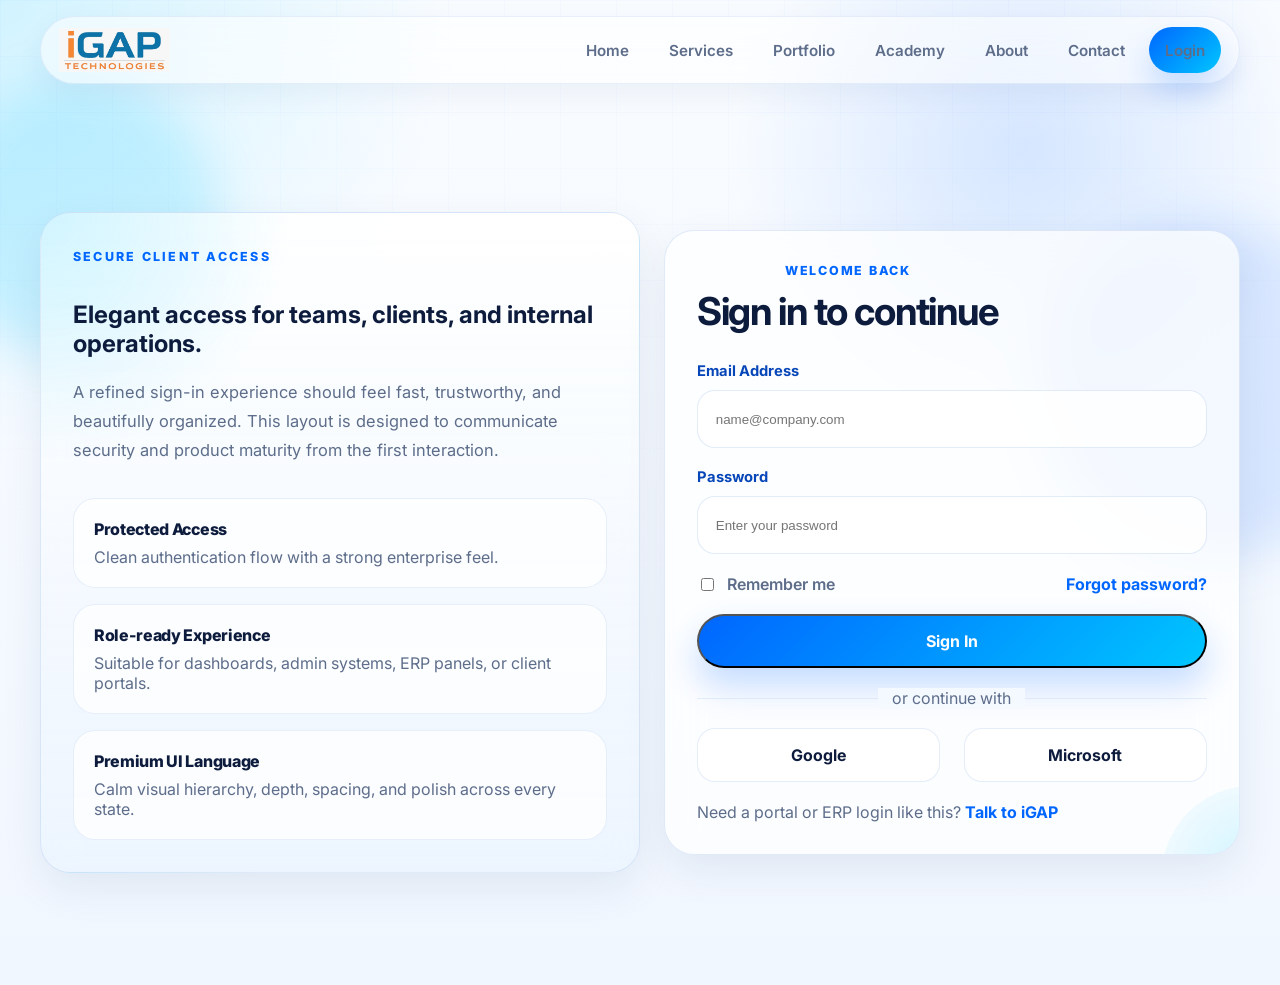
<file: login.html>
<!DOCTYPE html>
<html lang="en">
<head>
  <meta charset="UTF-8">
  <meta name="viewport" content="width=device-width, initial-scale=1.0">
  <title>Login | iGAP Technologies</title>
  <meta name="description" content="Secure login experience for iGAP Technologies with premium enterprise-style UI.">
  <link rel="preconnect" href="https://fonts.googleapis.com">
  <link rel="preconnect" href="https://fonts.gstatic.com" crossorigin>
  <link href="https://fonts.googleapis.com/css2?family=Inter:wght@400;500;600;700;800;900&display=swap" rel="stylesheet">
  <link rel="stylesheet" href="css/style.css">
  <link rel="icon" href="assets/logo.ico">
</head>
<body>
  <div class="site-bg" aria-hidden="true">
    <span class="bg-orb bg-orb-one"></span>
    <span class="bg-orb bg-orb-two"></span>
    <span class="bg-grid"></span>
  </div>

  <header class="navbar" id="top">
    <div class="container nav-container">
      <a href="index.html" class="brand" aria-label="iGAP Technologies home">
        <img src="assets/logo.ico" class="logo-img" alt="iGAP Technologies logo">
      </a>

      <nav class="nav-shell" aria-label="Primary navigation">
        <button class="menu-toggle" id="menuToggle" aria-expanded="false" aria-controls="navLinks" aria-label="Toggle navigation">
          <span></span>
          <span></span>
          <span></span>
        </button>

        <ul class="nav-links" id="navLinks">
          <li><a href="index.html">Home</a></li>
          <li><a href="services.html">Services</a></li>
          <li><a href="portfolio.html">Portfolio</a></li>
          <li><a href="academy.html">Academy</a></li>
          <li><a href="about.html">About</a></li>
          <li><a href="contact.html">Contact</a></li>
          <li class="nav-cta"><a href="login.html" class="btn btn-primary">Login</a></li>
        </ul>
      </nav>
    </div>
  </header>

  <main class="login-page">
    <section class="section">
      <div class="container login-layout">
        <div class="login-showcase glass-card reveal">
          <span class="eyebrow">Secure Client Access</span>
          <h1>Elegant access for teams, clients, and internal operations.</h1>
          <p class="hero-text">
            A refined sign-in experience should feel fast, trustworthy, and beautifully organized. This layout is
            designed to communicate security and product maturity from the first interaction.
          </p>

          <div class="login-benefits">
            <article>
              <strong>Protected Access</strong>
              <span>Clean authentication flow with a strong enterprise feel.</span>
            </article>
            <article>
              <strong>Role-ready Experience</strong>
              <span>Suitable for dashboards, admin systems, ERP panels, or client portals.</span>
            </article>
            <article>
              <strong>Premium UI Language</strong>
              <span>Calm visual hierarchy, depth, spacing, and polish across every state.</span>
            </article>
          </div>
        </div>

        <div class="login-card glass-card reveal">
          <div class="login-card-top">
            <!-- <img src="assets/logo.ico" alt="iGAP Technologies logo"> -->
            <div>
              <span class="mini-label">Welcome back</span>
              <h2>Sign in to continue</h2>
            </div>
          </div>

          <form class="login-form">
            <label class="form-field">
              <span>Email Address</span>
              <input type="email" placeholder="name@company.com">
            </label>

            <label class="form-field">
              <span>Password</span>
              <input type="password" placeholder="Enter your password">
            </label>

            <div class="login-row">
              <label class="remember-me">
                <input type="checkbox">
                <span>Remember me</span>
              </label>
              <a href="#" class="text-link">Forgot password?</a>
            </div>

            <button type="submit" class="btn btn-primary login-submit">Sign In</button>

            <div class="login-divider">
              <span>or continue with</span>
            </div>

            <div class="social-grid">
              <button type="button" class="social-btn">Google</button>
              <button type="button" class="social-btn">Microsoft</button>
            </div>

            <p class="login-note">Need a portal or ERP login like this? <a href="contact.html" class="text-link">Talk to iGAP</a></p>
          </form>
        </div>
      </div>
    </section>
  </main>

  <script src="js/script.js"></script>
</body>
</html>
</file>
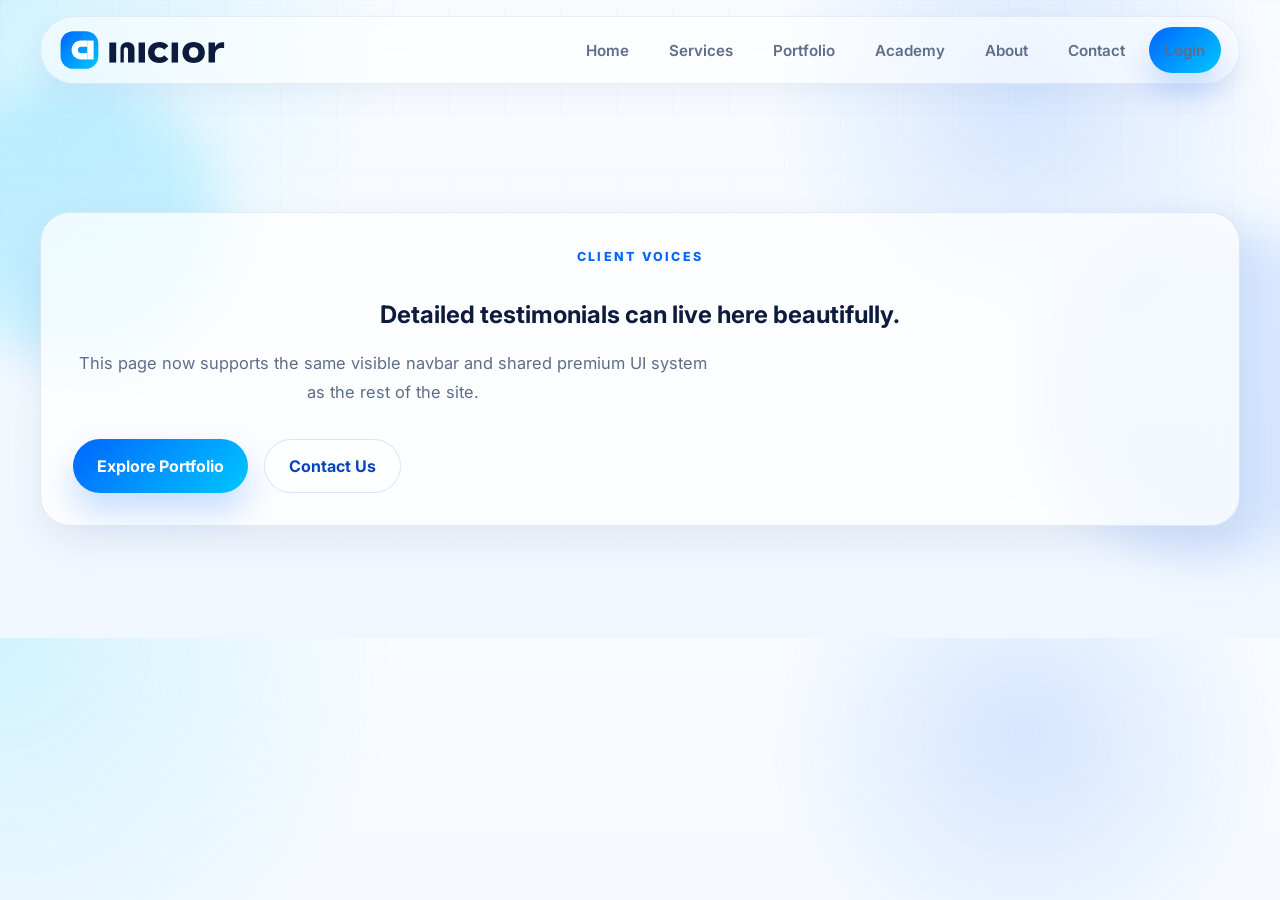
<file: testimonials.html>
<!DOCTYPE html>
<html lang="en">
<head>
  <meta charset="UTF-8">
  <meta name="viewport" content="width=device-width, initial-scale=1.0">
  <title>Testimonials | iGAP Technologies</title>
  <meta name="description" content="Client testimonials and success stories from iGAP Technologies.">
  <link rel="preconnect" href="https://fonts.googleapis.com">
  <link rel="preconnect" href="https://fonts.gstatic.com" crossorigin>
  <link href="https://fonts.googleapis.com/css2?family=Inter:wght@400;500;600;700;800;900&display=swap" rel="stylesheet">
  <link rel="stylesheet" href="css/style.css">
  <link rel="icon" href="assets/iGAP-logo.ico">
</head>
<body>
  <div class="site-bg" aria-hidden="true">
    <span class="bg-orb bg-orb-one"></span>
    <span class="bg-orb bg-orb-two"></span>
    <span class="bg-grid"></span>
  </div>
  <header class="navbar" id="top">
    <div class="container nav-container">
      <a href="index.html" class="brand" aria-label="iGAP Technologies home">
        <img src="assets/logos/logo-main.svg" class="logo-img" alt="iGAP Technologies logo">
      </a>
      <nav class="nav-shell" aria-label="Primary navigation">
        <button class="menu-toggle" id="menuToggle" aria-expanded="false" aria-controls="navLinks" aria-label="Toggle navigation">
          <span></span>
          <span></span>
          <span></span>
        </button>
        <ul class="nav-links" id="navLinks">
          <li><a href="index.html">Home</a></li>
          <li><a href="services.html">Services</a></li>
          <li><a href="portfolio.html">Portfolio</a></li>
          <li><a href="academy.html">Academy</a></li>
          <li><a href="about.html">About</a></li>
          <li><a href="contact.html">Contact</a></li>
          <li class="nav-cta"><a href="login.html" class="btn btn-primary">Login</a></li>
        </ul>
      </nav>
    </div>
  </header>
  <main>
    <section class="section">
      <div class="container">
        <div class="placeholder-shell glass-card reveal">
          <span class="eyebrow">Client Voices</span>
          <h1>Detailed testimonials can live here beautifully.</h1>
          <p class="hero-text">This page now supports the same visible navbar and shared premium UI system as the rest of the site.</p>
          <div class="hero-actions">
            <a href="portfolio.html" class="btn btn-primary">Explore Portfolio</a>
            <a href="contact.html" class="btn btn-secondary">Contact Us</a>
          </div>
        </div>
      </div>
    </section>
  </main>
  <script src="js/script.js"></script>
</body>
</html>
</file>
<file: css/style.css>
:root {
  --bg: #f5faff;
  --bg-soft: #edf5ff;
  --surface: rgba(255, 255, 255, 0.72);
  --surface-strong: rgba(255, 255, 255, 0.9);
  --border: rgba(135, 172, 226, 0.24);
  --text: #0d1b3d;
  --muted: #5d6d8a;
  --primary: #0066ff;
  --secondary: #00c6ff;
  --primary-deep: #0746b8;
  --shadow-soft: 0 16px 40px rgba(12, 49, 108, 0.08);
  --shadow-lg: 0 30px 80px rgba(8, 46, 118, 0.16);
  --radius-sm: 16px;
  --radius-md: 22px;
  --radius-lg: 30px;
  --container: min(1200px, calc(100% - 32px));
  --nav-height: 88px;
  --transition: 280ms ease;
}

*,
*::before,
*::after {
  box-sizing: border-box;
}

html {
  scroll-behavior: smooth;
}

body {
  margin: 0;
  min-width: 320px;
  font-family: "Inter", sans-serif;
  color: var(--text);
  background:
    radial-gradient(circle at top left, rgba(0, 198, 255, 0.16), transparent 28%),
    radial-gradient(circle at 80% 15%, rgba(0, 102, 255, 0.14), transparent 22%),
    linear-gradient(180deg, #f9fcff 0%, #f1f7ff 100%);
}

body.menu-open {
  overflow: hidden;
}

img {
  display: block;
  max-width: 100%;
}

a {
  color: inherit;
  text-decoration: none;
}

button {
  font: inherit;
}

ul {
  margin: 0;
  padding: 0;
  list-style: none;
}

.container {
  width: var(--container);
  margin: 0 auto;
}

.section {
  position: relative;
  padding: 88px 0;
}

.section-soft {
  background: linear-gradient(180deg, rgba(236, 245, 255, 0.72) 0%, rgba(248, 251, 255, 0.4) 100%);
}

.site-bg {
  position: fixed;
  inset: 0;
  overflow: hidden;
  pointer-events: none;
  z-index: -1;
}

.bg-orb {
  position: absolute;
  border-radius: 999px;
  filter: blur(24px);
}

.bg-orb-one {
  width: 280px;
  height: 280px;
  top: 80px;
  left: -60px;
  background: rgba(0, 198, 255, 0.16);
}

.bg-orb-two {
  width: 340px;
  height: 340px;
  right: -100px;
  top: 220px;
  background: rgba(0, 102, 255, 0.12);
}

.bg-grid {
  position: absolute;
  inset: 0;
  background-image:
    linear-gradient(rgba(0, 102, 255, 0.04) 1px, transparent 1px),
    linear-gradient(90deg, rgba(0, 102, 255, 0.04) 1px, transparent 1px);
  background-size: 56px 56px;
  mask-image: linear-gradient(180deg, rgba(0, 0, 0, 0.55), transparent 70%);
}

.glass-card {
  background: var(--surface);
  border: 1px solid var(--border);
  box-shadow: var(--shadow-soft);
  backdrop-filter: blur(18px);
  -webkit-backdrop-filter: blur(18px);
}

.eyebrow {
  display: inline-block;
  margin-bottom: 16px;
  color: var(--primary);
  font-size: 0.78rem;
  font-weight: 800;
  letter-spacing: 0.18em;
  text-transform: uppercase;
}

.section-heading {
  max-width: 700px;
  margin-bottom: 40px;
}

.section-heading.centered {
  margin-inline: auto;
  text-align: center;
}

.section-heading h2,
.hero-copy h1,
.cta-card h2 {
  margin: 0;
  letter-spacing: -0.04em;
  line-height: 1.02;
}

.section-heading h2,
.cta-card h2 {
  font-size: clamp(2rem, 5vw, 3.5rem);
}

.section-heading p,
.hero-text,
.cta-card p,
.story-grid p,
.stat-card p,
.service-card p,
.work-card p,
.testimonial-card p,
.feature-card p {
  margin: 16px 0 0;
  color: var(--muted);
  line-height: 1.75;
}

.navbar {
  position: sticky;
  top: 0;
  z-index: 1000;
  padding: 16px 0;
  transition: background var(--transition), box-shadow var(--transition), border-color var(--transition);
}

.navbar.is-scrolled {
  background: rgba(245, 250, 255, 0.78);
  box-shadow: 0 12px 40px rgba(10, 41, 104, 0.08);
  backdrop-filter: blur(16px);
  -webkit-backdrop-filter: blur(16px);
  border-bottom: 1px solid rgba(116, 161, 229, 0.18);
}

.nav-container {
  display: flex;
  align-items: center;
  justify-content: space-between;
  gap: 20px;
  min-height: 56px;
  padding: 10px 18px;
  border-radius: 999px;
  background: rgba(255, 255, 255, 0.54);
  border: 1px solid rgba(137, 174, 226, 0.18);
  box-shadow: 0 10px 30px rgba(8, 46, 118, 0.06);
  backdrop-filter: blur(18px);
  -webkit-backdrop-filter: blur(18px);
}

.brand {
  display: inline-flex;
  align-items: center;
}

.logo-img {
  height: 44px;
  width: auto;
}

.nav-shell {
  display: flex;
  align-items: center;
  gap: 16px;
}

.nav-links {
  display: flex;
  align-items: center;
  gap: 8px;
}

.nav-links a {
  display: inline-flex;
  align-items: center;
  justify-content: center;
  min-height: 44px;
  padding: 0 16px;
  border-radius: 999px;
  color: var(--muted);
  font-size: 0.95rem;
  font-weight: 600;
  transition: color var(--transition), background var(--transition), transform var(--transition);
}

.nav-links a:hover,
.nav-links a.is-active {
  color: var(--text);
  background: rgba(255, 255, 255, 0.84);
  transform: translateY(-1px);
}

.nav-cta .btn {
  min-height: 46px;
}

.menu-toggle {
  display: none;
  position: relative;
  width: 48px;
  height: 48px;
  padding: 0;
  border: 0;
  border-radius: 50%;
  background: rgba(255, 255, 255, 0.9);
  box-shadow: 0 12px 28px rgba(10, 41, 104, 0.1);
  cursor: pointer;
}

.menu-toggle span {
  position: absolute;
  left: 14px;
  width: 20px;
  height: 2px;
  border-radius: 999px;
  background: var(--text);
  transition: transform var(--transition), opacity var(--transition), top var(--transition);
}

.menu-toggle span:nth-child(1) {
  top: 17px;
}

.menu-toggle span:nth-child(2) {
  top: 23px;
}

.menu-toggle span:nth-child(3) {
  top: 29px;
}

.menu-toggle.is-active span:nth-child(1) {
  top: 23px;
  transform: rotate(45deg);
}

.menu-toggle.is-active span:nth-child(2) {
  opacity: 0;
}

.menu-toggle.is-active span:nth-child(3) {
  top: 23px;
  transform: rotate(-45deg);
}

.hero {
  padding-top: 44px;
}

.hero-grid {
  display: grid;
  gap: 32px;
  align-items: center;
}

.hero-copy h1 {
  font-size: clamp(2.9rem, 7vw, 6.1rem);
}

.hero-text {
  max-width: 640px;
  font-size: 1.03rem;
}

.hero-actions,
.cta-actions {
  display: flex;
  flex-wrap: wrap;
  gap: 16px;
  margin-top: 32px;
}

.btn {
  display: inline-flex;
  align-items: center;
  justify-content: center;
  min-height: 54px;
  padding: 0 24px;
  border-radius: 999px;
  font-weight: 700;
  transition: transform var(--transition), box-shadow var(--transition), background var(--transition), color var(--transition), border-color var(--transition);
}

.btn:hover {
  transform: translateY(-3px);
}

.btn-primary {
  color: #ffffff;
  background: linear-gradient(135deg, var(--primary) 0%, var(--secondary) 100%);
  box-shadow: 0 18px 34px rgba(0, 102, 255, 0.22);
}

.btn-primary:hover {
  box-shadow: 0 22px 40px rgba(0, 102, 255, 0.3);
}

.btn-secondary {
  color: var(--primary-deep);
  background: rgba(255, 255, 255, 0.72);
  border: 1px solid rgba(0, 102, 255, 0.16);
}

.btn-secondary:hover {
  background: rgba(255, 255, 255, 0.95);
}

.trust-bar,
.hero-visual-card,
.story-shell,
.work-shell,
.cta-card,
.clients-shell {
  border-radius: var(--radius-lg);
}

.trust-bar {
  display: grid;
  gap: 28px;
  margin-top: 40px;
  padding: 28px;
  align-items: center;
  background:
    linear-gradient(135deg, rgba(255, 255, 255, 0.92) 0%, rgba(238, 245, 255, 0.8) 100%);
  border: 1px solid rgba(135, 172, 226, 0.2);
  box-shadow:
    0 22px 48px rgba(12, 49, 108, 0.1),
    inset 0 1px 0 rgba(255, 255, 255, 0.9);
}

.trust-label {
  display: block;
  margin-bottom: 14px;
  font-size: 0.82rem;
  font-weight: 800;
  letter-spacing: 0.14em;
  text-transform: uppercase;
  color: var(--primary-deep);
}

.trust-copy {
  max-width: 430px;
}

.trust-copy h3 {
  margin: 0;
  font-size: clamp(1.45rem, 3vw, 2rem);
  line-height: 1.15;
  letter-spacing: -0.03em;
}

.trust-copy p {
  margin: 14px 0 0;
  color: var(--muted);
  font-size: 1rem;
  line-height: 1.7;
}

.trust-meta {
  display: flex;
  flex-wrap: wrap;
  gap: 10px;
  margin-top: 22px;
}

.trust-meta span {
  display: inline-flex;
  align-items: center;
  min-height: 34px;
  padding: 0 14px;
  border-radius: 999px;
  background: rgba(0, 102, 255, 0.08);
  border: 1px solid rgba(0, 102, 255, 0.12);
  color: var(--primary-deep);
  font-size: 0.88rem;
  font-weight: 700;
}

.tech-stack {
  display: grid;
  grid-template-columns: repeat(2, minmax(0, 1fr));
  gap: 14px;
}

.tech-item {
  display: flex;
  align-items: center;
  gap: 14px;
  min-height: 84px;
  padding: 14px 16px;
  border-radius: 22px;
  background: rgba(255, 255, 255, 0.82);
  border: 1px solid rgba(148, 184, 235, 0.22);
  box-shadow:
    inset 0 1px 0 rgba(255, 255, 255, 0.82),
    0 10px 20px rgba(10, 41, 104, 0.05);
  transition: transform var(--transition), box-shadow var(--transition), border-color var(--transition);
}

.tech-item:hover {
  transform: translateY(-4px);
  border-color: rgba(0, 102, 255, 0.2);
  box-shadow:
    inset 0 1px 0 rgba(255, 255, 255, 0.88),
    0 16px 30px rgba(10, 41, 104, 0.1);
}

.tech-item img {
  width: 52px;
  height: 52px;
  padding: 10px;
  border-radius: 16px;
  background: linear-gradient(180deg, rgba(255, 255, 255, 0.96), rgba(232, 241, 255, 0.88));
  border: 1px solid rgba(148, 184, 235, 0.18);
  flex: 0 0 52px;
}

.tech-item span {
  color: var(--text);
  font-size: 0.98rem;
  font-weight: 700;
  letter-spacing: -0.01em;
}

.hero-visual {
  position: relative;
}

.hero-visual-card {
  position: relative;
  overflow: hidden;
  padding: 24px;
  box-shadow: var(--shadow-lg);
}

.floating-card {
  animation: floatY 6s ease-in-out infinite;
}

.hero-badge {
  display: inline-flex;
  align-items: center;
  gap: 10px;
  margin-bottom: 20px;
  padding: 10px 16px;
  border-radius: 999px;
  background: rgba(255, 255, 255, 0.86);
  color: var(--primary-deep);
  font-size: 0.88rem;
  font-weight: 700;
}

.badge-dot {
  width: 10px;
  height: 10px;
  border-radius: 50%;
  background: linear-gradient(135deg, var(--primary), var(--secondary));
  box-shadow: 0 0 0 6px rgba(0, 198, 255, 0.12);
}

.hero-visual-card img {
  width: 100%;
}

.hero-metric-strip {
  display: grid;
  gap: 14px;
  margin-top: 24px;
}

.hero-metric-strip article {
  padding: 18px 20px;
  border-radius: 20px;
  background: rgba(255, 255, 255, 0.72);
  border: 1px solid rgba(137, 174, 226, 0.18);
}

.hero-metric-strip strong,
.work-card h3,
.testimonial-card h3,
.feature-card h3 {
  display: block;
  margin: 0;
  font-size: 1.06rem;
  font-weight: 800;
  letter-spacing: -0.02em;
}

.hero-metric-strip span,
.testimonial-top span,
.chip {
  color: var(--muted);
  font-size: 0.94rem;
}

.stats-grid,
.services-grid,
.work-grid,
.testimonial-grid,
.feature-grid,
.client-list,
.footer-grid {
  display: grid;
  gap: 20px;
}

.stat-card,
.service-card,
.testimonial-card,
.feature-card,
.work-card {
  position: relative;
  overflow: hidden;
  border-radius: var(--radius-md);
  transition: transform var(--transition), box-shadow var(--transition), border-color var(--transition);
}

.stat-card,
.testimonial-card,
.feature-card {
  padding: 28px;
}

.service-card {
  padding: 30px 28px;
}

.work-card {
  display: grid;
  gap: 18px;
  padding: 18px;
  background: rgba(255, 255, 255, 0.54);
  border: 1px solid rgba(135, 172, 226, 0.18);
}

.work-card img {
  width: 100%;
  height: 220px;
  object-fit: cover;
  border-radius: 20px;
}

.stat-card:hover,
.service-card:hover,
.testimonial-card:hover,
.feature-card:hover,
.work-card:hover,
.clients-shell:hover,
.story-shell:hover,
.trust-bar:hover,
.hero-visual-card:hover,
.cta-card:hover {
  transform: translateY(-8px);
  box-shadow: 0 26px 60px rgba(10, 41, 104, 0.14);
}

.service-card::before,
.feature-card::before,
.testimonial-card::before,
.stat-card::before {
  content: "";
  position: absolute;
  inset: auto -20% -45% auto;
  width: 140px;
  height: 140px;
  border-radius: 50%;
  background: radial-gradient(circle, rgba(0, 198, 255, 0.22) 0%, rgba(0, 198, 255, 0) 72%);
  transition: transform var(--transition), opacity var(--transition);
}

.service-card:hover::before,
.feature-card:hover::before,
.testimonial-card:hover::before,
.stat-card:hover::before {
  transform: scale(1.12);
  opacity: 0.9;
}

.service-card:hover {
  border-color: rgba(0, 102, 255, 0.22);
  box-shadow:
    0 28px 64px rgba(5, 49, 125, 0.14),
    0 0 0 1px rgba(0, 198, 255, 0.08);
}

.icon-wrap {
  display: inline-flex;
  align-items: center;
  justify-content: center;
  width: 64px;
  height: 64px;
  margin-bottom: 20px;
  border-radius: 20px;
  background: linear-gradient(180deg, rgba(255, 255, 255, 0.94), rgba(227, 240, 255, 0.82));
  box-shadow: inset 0 1px 0 rgba(255, 255, 255, 0.82);
}

.icon-wrap img {
  width: 30px;
  height: 30px;
}

.stat-card strong {
  display: block;
  font-size: clamp(2rem, 5vw, 3rem);
  font-weight: 900;
  letter-spacing: -0.04em;
}

.service-card h3 {
  margin: 0;
  font-size: 1.18rem;
  font-weight: 800;
  letter-spacing: -0.02em;
}

.section-action {
  display: flex;
  justify-content: center;
  margin-top: 36px;
}

.work-shell,
.story-shell,
.clients-shell,
.cta-card {
  padding: 32px;
}

.work-grid {
  margin-top: 28px;
}

.chip {
  display: inline-flex;
  align-items: center;
  min-height: 34px;
  padding: 0 14px;
  border-radius: 999px;
  background: rgba(0, 102, 255, 0.08);
  color: var(--primary-deep);
  font-weight: 700;
}

.testimonial-top {
  display: flex;
  align-items: center;
  gap: 14px;
  margin-bottom: 18px;
}

.avatar {
  display: inline-flex;
  align-items: center;
  justify-content: center;
  width: 54px;
  height: 54px;
  border-radius: 50%;
  background: linear-gradient(135deg, var(--primary), var(--secondary));
  color: #ffffff;
  font-weight: 800;
  box-shadow: 0 16px 28px rgba(0, 102, 255, 0.22);
}

.story-grid {
  display: grid;
  gap: 18px;
}

.feature-grid {
  grid-template-columns: 1fr;
}

.client-list {
  grid-template-columns: 1fr;
  margin-top: 24px;
}

.client-list span {
  display: flex;
  align-items: center;
  justify-content: center;
  min-height: 84px;
  padding: 18px;
  text-align: center;
  border-radius: 22px;
  background: rgba(255, 255, 255, 0.7);
  border: 1px solid rgba(135, 172, 226, 0.18);
  color: var(--primary-deep);
  font-weight: 700;
  transition: transform var(--transition), box-shadow var(--transition);
}

.client-list span:hover {
  transform: translateY(-5px);
  box-shadow: 0 20px 40px rgba(10, 41, 104, 0.12);
}

.contact-hero .hero-grid,
.contact-grid,
.login-layout,
.form-grid,
.social-grid {
  display: grid;
  gap: 24px;
}

.contact-highlights,
.contact-panel,
.contact-card,
.login-showcase,
.login-card,
.placeholder-shell {
  border-radius: var(--radius-lg);
}

.contact-highlights,
.login-benefits,
.timeline-list {
  display: grid;
  gap: 16px;
}

.contact-highlights {
  margin-top: 36px;
  padding: 24px;
}

.contact-highlights article,
.login-benefits article,
.timeline-list article {
  padding: 20px;
  border-radius: 22px;
  background: rgba(255, 255, 255, 0.72);
  border: 1px solid rgba(135, 172, 226, 0.18);
}

.contact-highlights strong,
.timeline-list strong,
.login-benefits strong,
.contact-list strong {
  display: block;
  margin-bottom: 8px;
  font-size: 1rem;
  font-weight: 800;
  letter-spacing: -0.02em;
}

.contact-highlights span,
.timeline-list p,
.login-benefits span,
.contact-list span,
.contact-list a {
  color: var(--muted);
}

.contact-visual-card {
  min-height: 520px;
  display: flex;
  flex-direction: column;
}

.contact-orbit {
  position: relative;
  flex: 1;
  min-height: 360px;
  margin-top: 18px;
  border-radius: 28px;
  background:
    radial-gradient(circle at 20% 25%, rgba(0, 198, 255, 0.16), transparent 24%),
    radial-gradient(circle at 76% 28%, rgba(0, 102, 255, 0.18), transparent 20%),
    linear-gradient(180deg, rgba(255, 255, 255, 0.86), rgba(232, 242, 255, 0.72));
  overflow: hidden;
}

.contact-orbit::before,
.contact-orbit::after {
  content: "";
  position: absolute;
  border-radius: 50%;
  border: 1px solid rgba(0, 102, 255, 0.12);
}

.contact-orbit::before {
  inset: 44px;
}

.contact-orbit::after {
  inset: 94px;
}

.contact-orbit-card {
  position: absolute;
  padding: 18px 20px;
  border-radius: 24px;
  background: rgba(255, 255, 255, 0.86);
  border: 1px solid rgba(135, 172, 226, 0.18);
  box-shadow: 0 20px 40px rgba(10, 41, 104, 0.08);
}

.orbit-card-main {
  top: 50%;
  left: 50%;
  width: min(320px, calc(100% - 48px));
  transform: translate(-50%, -50%);
}

.orbit-card-side {
  top: 56px;
  right: 28px;
}

.orbit-card-bottom {
  left: 32px;
  bottom: 34px;
}

.mini-label {
  display: inline-flex;
  margin-bottom: 10px;
  color: var(--primary);
  font-size: 0.78rem;
  font-weight: 800;
  letter-spacing: 0.14em;
  text-transform: uppercase;
  display: flex;
  text-align:center;
  justify-content: center;

}

.login-card glass-card reveal h2{
  display: flex;
  text-align: center;
  justify-content: center;
  /* align-content: center; */
}

.contact-orbit-card strong {
  display: block;
  margin-bottom: 10px;
  font-size: 1.2rem;
  letter-spacing: -0.03em;
}

.contact-orbit-card p,
.orbit-card-side span,
.orbit-card-bottom span {
  margin: 0;
  color: var(--muted);
}

.contact-panel,
.contact-card,
.login-showcase,
.login-card,
.placeholder-shell {
  padding: 32px;
}

.contact-form,
.login-form {
  display: grid;
  gap: 20px;
}

.form-field {
  display: grid;
  gap: 10px;
}

.form-field span {
  font-size: 0.92rem;
  font-weight: 700;
  color: var(--primary-deep);
}

.form-field input,
.form-field select,
.form-field textarea {
  width: 100%;
  min-height: 58px;
  padding: 16px 18px;
  border: 1px solid rgba(135, 172, 226, 0.24);
  border-radius: 18px;
  background: rgba(255, 255, 255, 0.82);
  color: var(--text);
  outline: none;
  transition: border-color var(--transition), box-shadow var(--transition), transform var(--transition);
}

.form-field textarea {
  min-height: 150px;
  resize: vertical;
}

.form-field input:focus,
.form-field select:focus,
.form-field textarea:focus {
  border-color: rgba(0, 102, 255, 0.34);
  box-shadow: 0 0 0 4px rgba(0, 102, 255, 0.08);
}

.form-actions {
  display: flex;
  flex-wrap: wrap;
  gap: 16px;
  align-items: center;
}

.form-actions p,
.login-note {
  margin: 0;
  color: var(--muted);
}

.contact-list {
  display: grid;
  gap: 18px;
}

.contact-list li {
  padding: 18px 0;
  border-bottom: 1px solid rgba(135, 172, 226, 0.16);
}

.contact-list li:last-child {
  border-bottom: 0;
  padding-bottom: 0;
}

.login-page {
  min-height: calc(100vh - 120px);
}

.login-showcase {
  background:
    radial-gradient(circle at top left, rgba(0, 198, 255, 0.16), transparent 28%),
    linear-gradient(180deg, rgba(255, 255, 255, 0.9), rgba(235, 244, 255, 0.78));
}

.login-benefits {
  margin-top: 34px;
}

.login-card {
  position: relative;
  overflow: hidden;
}

.login-card::before {
  content: "";
  position: absolute;
  inset: auto -18% -18% auto;
  width: 180px;
  height: 180px;
  border-radius: 50%;
  background: radial-gradient(circle, rgba(0, 198, 255, 0.18), rgba(0, 198, 255, 0));
}

.login-card-top {
  display: flex;
  align-items: center;
  gap: 16px;
  margin-bottom: 28px;
}

.login-card-top img {
  width: 64px;
}

.login-card-top h2 {
  margin: 4px 0 0;
  font-size: clamp(1.7rem, 4vw, 2.4rem);
  letter-spacing: -0.03em;
}

.login-row {
  display: flex;
  justify-content: space-between;
  align-items: center;
  gap: 16px;
}

.remember-me {
  display: inline-flex;
  align-items: center;
  gap: 10px;
  color: var(--muted);
  font-weight: 600;
}

.text-link {
  color: var(--primary);
  font-weight: 700;
}

.login-submit {
  width: 100%;
}

.login-divider {
  position: relative;
  text-align: center;
}

.login-divider::before {
  content: "";
  position: absolute;
  top: 50%;
  left: 0;
  right: 0;
  height: 1px;
  background: rgba(135, 172, 226, 0.18);
}

.login-divider span {
  position: relative;
  display: inline-block;
  padding: 0 14px;
  background: rgba(245, 250, 255, 0.92);
  color: var(--muted);
}

.social-btn {
  min-height: 54px;
  border: 1px solid rgba(135, 172, 226, 0.22);
  border-radius: 18px;
  background: rgba(255, 255, 255, 0.82);
  color: var(--text);
  font-weight: 700;
  cursor: pointer;
  transition: transform var(--transition), box-shadow var(--transition), border-color var(--transition);
}

.social-btn:hover {
  transform: translateY(-3px);
  border-color: rgba(0, 102, 255, 0.18);
  box-shadow: 0 18px 30px rgba(10, 41, 104, 0.08);
}

.placeholder-shell {
  text-align: center;
}

.footer {
  position: relative;
  padding: 72px 0 28px;
  color: rgba(255, 255, 255, 0.82);
  background:
    radial-gradient(circle at top left, rgba(0, 198, 255, 0.22), transparent 24%),
    linear-gradient(180deg, #071935 0%, #091122 100%);
}

.footer-grid {
  align-items: start;
}

.footer-logo {
  width: 150px;
  margin-bottom: 18px;
}

.footer h4 {
  margin: 0 0 16px;
  color: #ffffff;
  font-size: 1rem;
}

.footer-links {
  display: grid;
  gap: 12px;
}

.footer-links a,
.footer-links li {
  color: rgba(255, 255, 255, 0.74);
}

.footer-links a:hover {
  color: #ffffff;
}

.footer-bottom {
  margin-top: 32px;
  padding-top: 22px;
  border-top: 1px solid rgba(255, 255, 255, 0.1);
}

.footer-bottom p,
.footer-brand p {
  margin: 0;
  color: rgba(255, 255, 255, 0.68);
}

.reveal {
  opacity: 0;
  transform: translateY(28px);
  transition: opacity 0.8s ease, transform 0.8s ease;
}

.reveal.is-visible {
  opacity: 1;
  transform: translateY(0);
}

@keyframes floatY {
  0%,
  100% {
    transform: translateY(0);
  }
  50% {
    transform: translateY(-12px);
  }
}

@media (min-width: 700px) {
  .hero-grid,
  .story-grid,
  .trust-bar,
  .cta-card,
  .footer-grid,
  .contact-grid,
  .login-layout,
  .form-grid,
  .social-grid {
    grid-template-columns: repeat(2, minmax(0, 1fr));
  }

  .hero-metric-strip,
  .stats-grid,
  .feature-grid,
  .client-list {
    grid-template-columns: repeat(2, minmax(0, 1fr));
  }

  .work-grid,
  .testimonial-grid {
    grid-template-columns: repeat(2, minmax(0, 1fr));
  }

  .tech-stack {
    grid-template-columns: repeat(3, minmax(0, 1fr));
  }
}

@media (min-width: 1024px) {
  .section {
    padding: 112px 0;
  }

  .hero-grid {
    grid-template-columns: minmax(0, 1.08fr) minmax(0, 0.92fr);
    gap: 56px;
  }

  .stats-grid,
  .services-grid,
  .feature-grid,
  .client-list {
    grid-template-columns: repeat(4, minmax(0, 1fr));
  }

  .work-grid,
  .testimonial-grid {
    grid-template-columns: repeat(3, minmax(0, 1fr));
  }

  .contact-grid {
    grid-template-columns: minmax(0, 1.04fr) minmax(0, 0.96fr);
  }

  .login-layout {
    grid-template-columns: minmax(0, 1.02fr) minmax(0, 0.98fr);
    align-items: center;
  }

  .trust-bar {
    grid-template-columns: minmax(0, 1.1fr) minmax(0, 0.9fr);
    padding: 30px;
  }

  .tech-stack {
    grid-template-columns: repeat(2, minmax(0, 1fr));
  }
}

@media (max-width: 900px) {
  .nav-container {
    padding: 12px 14px;
    border-radius: 28px;
  }

  .menu-toggle {
    display: inline-flex;
    flex: 0 0 auto;
  }

  .nav-links {
    position: absolute;
    top: calc(100% + 14px);
    right: 0;
    left: 0;
    display: grid;
    gap: 8px;
    padding: 18px;
    border-radius: 28px;
    background: rgba(250, 252, 255, 0.94);
    border: 1px solid rgba(135, 172, 226, 0.22);
    box-shadow: 0 26px 60px rgba(10, 41, 104, 0.12);
    opacity: 0;
    visibility: hidden;
    transform: translateY(-10px);
    transition: opacity var(--transition), transform var(--transition), visibility var(--transition);
  }

  .nav-shell {
    position: relative;
  }

  .nav-links.active {
    opacity: 1;
    visibility: visible;
    transform: translateY(0);
  }

  .nav-links a {
    justify-content: flex-start;
    width: 100%;
  }

  .nav-cta .btn {
    width: 100%;
  }
}

@media (max-width: 699px) {
  .hero-copy h1 {
    font-size: clamp(2.6rem, 12vw, 4rem);
  }

  .section,
  .hero {
    padding-top: 72px;
  }

  .trust-bar,
  .hero-visual-card,
  .story-shell,
  .work-shell,
  .clients-shell,
  .cta-card,
  .contact-panel,
  .contact-card,
  .login-showcase,
  .login-card,
  .placeholder-shell {
    padding: 24px;
  }

  .tech-stack {
    grid-template-columns: repeat(2, minmax(0, 1fr));
  }

  .tech-item {
    min-height: 78px;
    padding: 12px 14px;
  }

  .hero-metric-strip article,
  .stat-card,
  .service-card,
  .testimonial-card,
  .feature-card {
    padding: 24px;
  }

  .contact-orbit {
    min-height: 300px;
  }

  .orbit-card-main {
    width: calc(100% - 36px);
  }

  .orbit-card-side,
  .orbit-card-bottom {
    position: static;
    margin: 12px;
  }
}

@media (prefers-reduced-motion: reduce) {
  html {
    scroll-behavior: auto;
  }

  *,
  *::before,
  *::after {
    animation: none !important;
    transition: none !important;
  }

  .reveal {
    opacity: 1;
    transform: none;
  }
}
</file>
